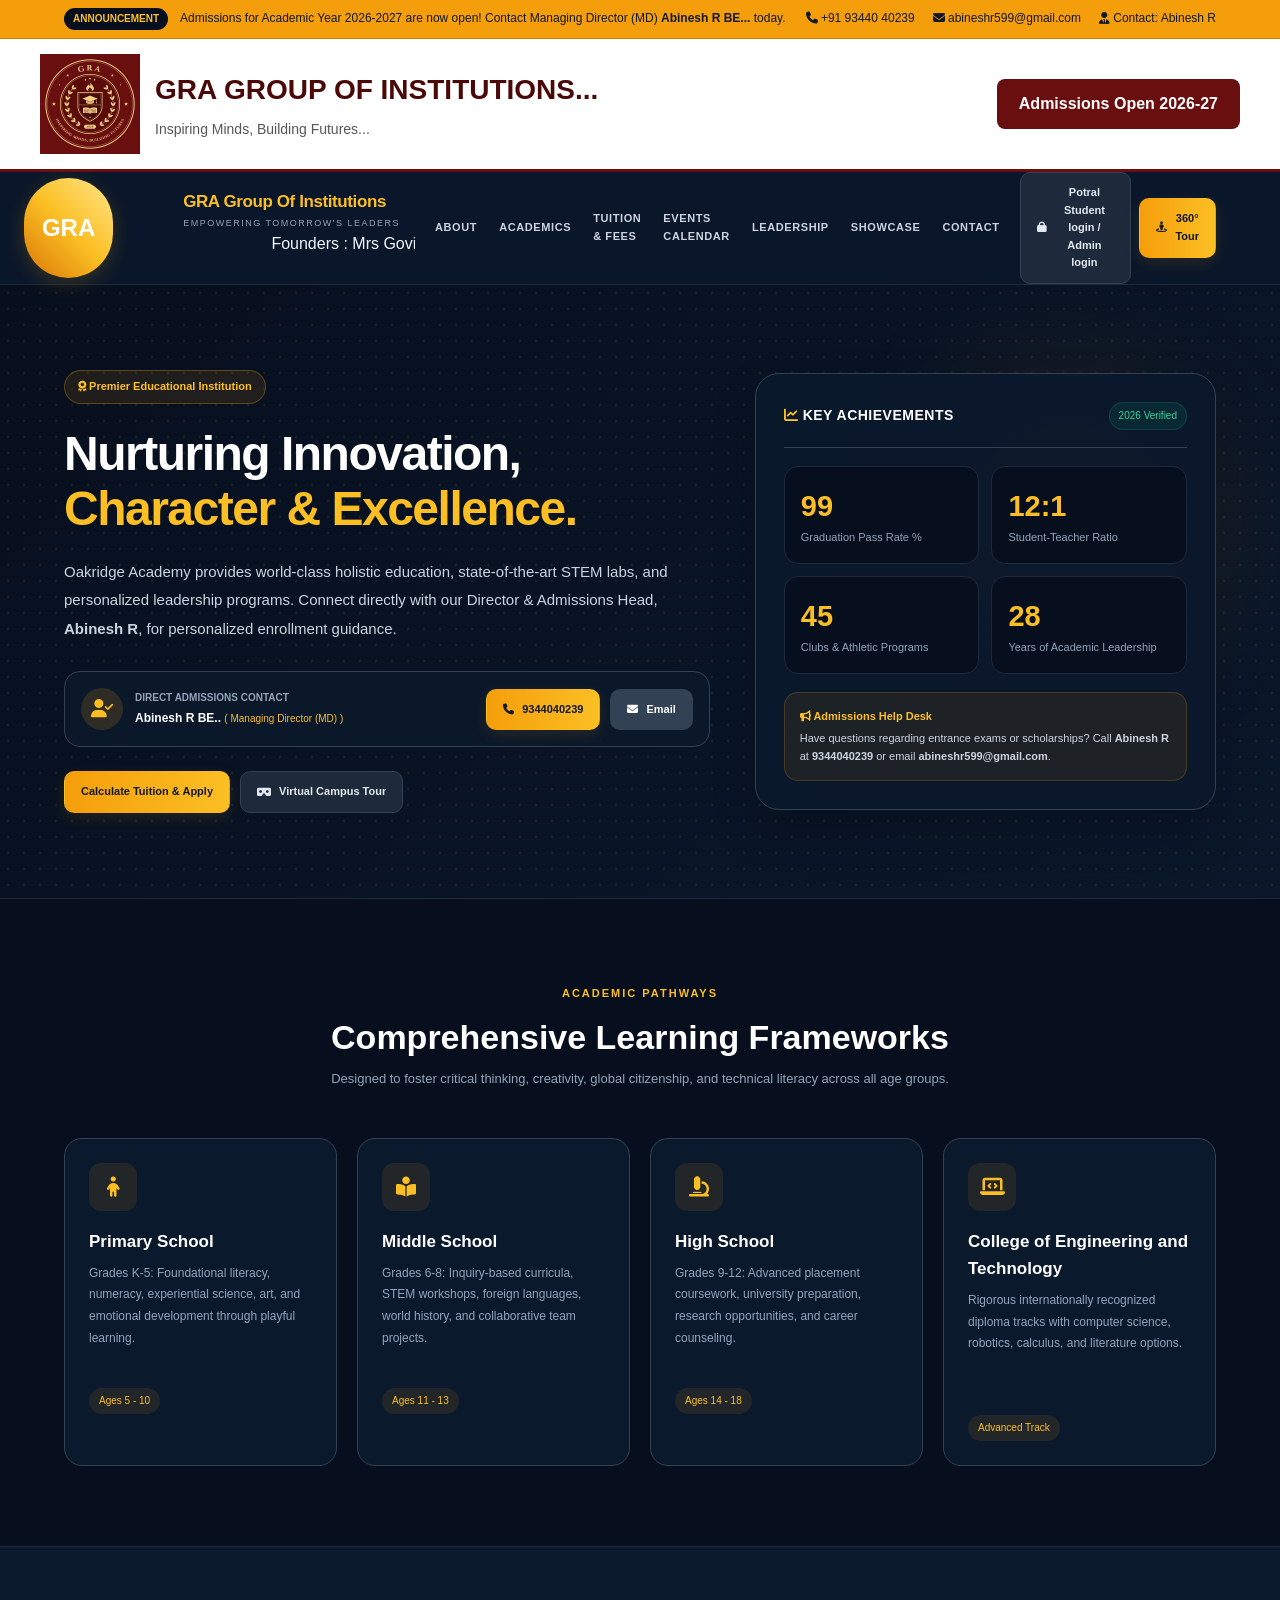
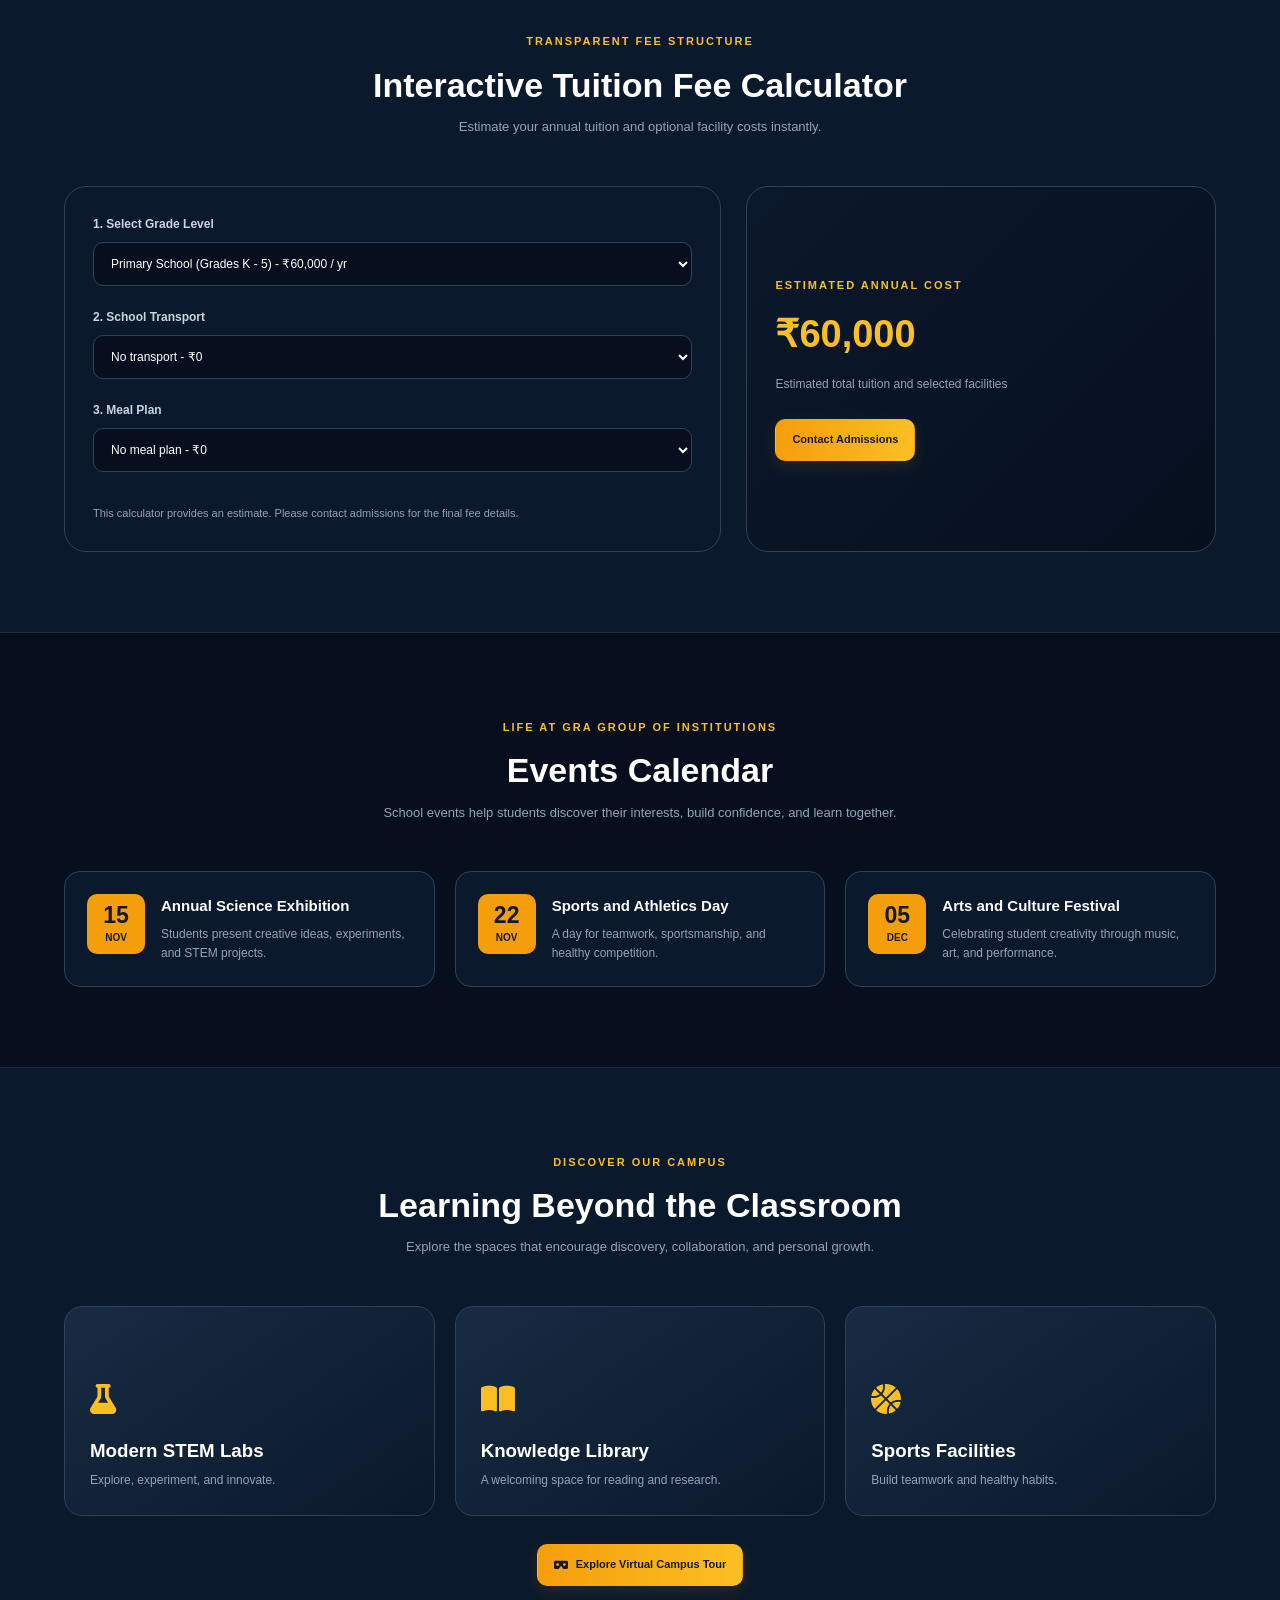
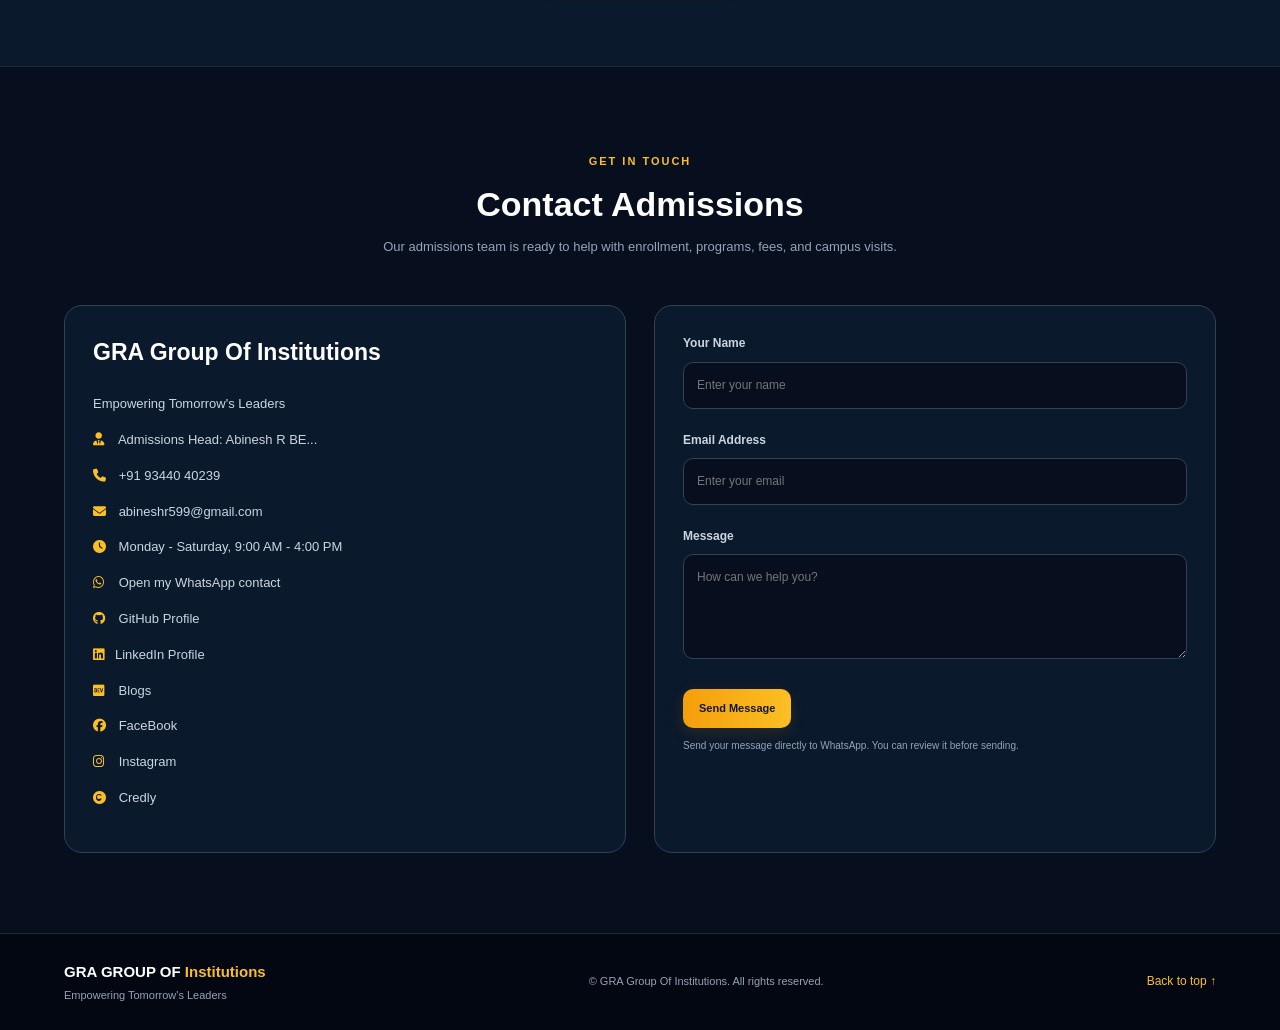
<file: index.html>
<!DOCTYPE html>
<html lang="en">
<head>
    <meta charset="UTF-8">
    <meta name="viewport" content="width=device-width, initial-scale=1.0">
    <title>GRA Group of  Institutions | Excellence in Education</title>
    <link rel="stylesheet" href="./Style.css">
    <link rel="preconnect" href="https://fonts.googleapis.com">
    <link href="https://fonts.googleapis.com/css2?family=Inter:wght@400;500;600;700;800&display=swap" rel="stylesheet">
    <link rel="stylesheet" href="https://cdnjs.cloudflare.com/ajax/libs/font-awesome/6.4.0/css/all.min.css">

    <link rel="icon" type="image/png" href="images/favicon.png">
</head>
<body>

    <!-- Announcement bar -->
    <div class="announcement">
        <div class="announcement-text">
            <span class="announcement-label">Announcement</span>
            <p>Admissions for Academic Year 2026-2027 are now open! Contact  Managing Director (MD)  <strong>Abinesh R BE...</strong> today.</p>
        </div>
        <div class="announcement-contact">
            <a href="tel:9344040239"><i class="fa-solid fa-phone"></i> +91 93440 40239</a>
            <a href="mailto:abineshr599@gmail.com"><i class="fa-solid fa-envelope"></i> abineshr599@gmail.com</a>
            <span><i class="fa-solid fa-user-tie"></i> Contact: Abinesh R</span>
        </div>
    </div>
    <!-- LOGOS bar -->

    <div class="logo-section">

    <div class="brand">
      <img src="./GRA Crest Logo.png" alt="GRA School Logo">
      <div>
        <h1>GRA GROUP OF INSTITUTIONS...</h1>
        <p>Inspiring Minds, Building Futures...</p>
      </div>
    </div>

    <a class="admission-btn" href="./Admission Form.html">Admissions Open 2026-27</a>

  </div>

    <!-- Header and navigation -->
    <header class="glass-header">
        <div class="container header-content">
            <a href="#" class="brand">
               <div class="brand-logo" id="gra">GRA</div>
                <div>  
               </div>
                <div>
                    <span class="brand-name"><span>GRA Group Of  </span><span>Institutions</span></span>
                    <span class="brand-tagline">Empowering Tomorrow's Leaders</span>

                     <Marquee> Founders : Mrs Govindasamy Rajendiran Abinesh(GRA)....</Marquee>
                </div>
            </a>

            <nav class="main-nav">
                <a href="#about">About</a>
                <a href="#academics">Academics</a>
                <a href="#calculator">Tuition &amp; Fees</a>
                <a href="#events">Events Calendar</a>
                <a href="./Leadership.html">Leadership</a>
                <a href="#showcase">Showcase</a>
                <a href="#contact">Contact</a>
            </nav>

            <div class="header-buttons">
                <button class="button button-dark" onclick="openPortalModal()">
                    <i class="fa-solid fa-lock"></i> <a href="./LoginHomepage.html">Potral  Student login / Admin login</a>
                </button>
                <button class="button button-gold tour-button" onclick="openTourModal()">
                    <i class="fa-solid fa-street-view"></i><a href="./Tour.html">360° Tour</a>
                </button>
            </div>
        </div>
    </header>

    <main>
        <!-- Hero section -->
        <section class="hero hero-gradient" id="about">
            <div class="hero-dots"></div>
            <div class="hero-glow"></div>
            <div class="container hero-layout">
                <div class="hero-text">
                    <div class="eyebrow"><i class="fa-solid fa-award"></i> Premier Educational Institution</div>
                    <h1>Nurturing Innovation, <span>Character &amp; Excellence.</span></h1>
                    <p class="hero-description">Oakridge Academy provides world-class holistic education, state-of-the-art STEM labs, and personalized leadership programs. Connect directly with our Director &amp; Admissions Head, <strong>Abinesh R</strong>, for personalized enrollment guidance.</p>

                    <div class="contact-card">
                        <div class="contact-person">
                            <div class="person-icon"><i class="fa-solid fa-user-check"></i></div>
                            <div>
                                <h4>Direct Admissions Contact</h4>
                                <p><strong>Abinesh R BE..</strong> <span>( Managing Director (MD) )</span></p>
                            </div>
                        </div>
                        <div class="contact-actions">
                            <a class="button button-gold" href="tel:9344040239"><i class="fa-solid fa-phone"></i> 9344040239</a>
                            <a class="button button-gray" href="mailto:abineshr599@gmail.com"><i class="fa-solid fa-envelope"></i> Email</a>
                        </div>
                    </div>

                    <div class="hero-actions">
                        <a href="#calculator" class="button button-gold">Calculate Tuition &amp; Apply</a>
                        <button class="button button-dark tour-button" onclick="openTourModal()"><i class="fa-solid fa-vr-cardboard"></i> <a href="./Tour.html">Virtual Campus Tour</a></button>
                    </div>
                </div>

                <div class="achievement-card">
                    <div class="card-heading">
                        <h3><i class="fa-solid fa-chart-line"></i> Key Achievements</h3>
                        <span class="verified">2026 Verified</span>
                    </div>
                    <div class="stats-grid">
                        <div class="stat-box"><span class="stat-number">99</span><span>Graduation Pass Rate %</span></div>
                        <div class="stat-box"><span class="stat-number">12:1</span><span>Student-Teacher Ratio</span></div>
                        <div class="stat-box"><span class="stat-number">45</span><span>Clubs &amp; Athletic Programs</span></div>
                        <div class="stat-box"><span class="stat-number">28</span><span>Years of Academic Leadership</span></div>
                    </div>
                    <div class="notice-box">
                        <p class="notice-title"><i class="fa-solid fa-bullhorn"></i> Admissions Help Desk</p>
                        <p>Have questions regarding entrance exams or scholarships? Call <strong>Abinesh R</strong> at <strong>9344040239</strong> or email <strong>abineshr599@gmail.com</strong>.</p>
                    </div>
                </div>
            </div>
        </section>

        <!-- Academics section -->
        <section class="section" id="academics">
            <div class="container">
                <div class="section-heading">
                    <span class="section-label">Academic Pathways</span>
                    <h2>Comprehensive Learning Frameworks</h2>
                    <p>Designed to foster critical thinking, creativity, global citizenship, and technical literacy across all age groups.</p>
                </div>
                <div class="program-grid">
                    <article class="program-card">
                        <div class="program-icon"><i class="fa-solid fa-child"></i></div>
                        <h3>Primary School</h3>
                        <p>Grades K-5: Foundational literacy, numeracy, experiential science, art, and emotional development through playful learning.</p>
                        <span class="program-tag">Ages 5 - 10</span>
                    </article>
                    <article class="program-card">
                        <div class="program-icon"><i class="fa-solid fa-book-open-reader"></i></div>
                        <h3>Middle School</h3>
                        <p>Grades 6-8: Inquiry-based curricula, STEM workshops, foreign languages, world history, and collaborative team projects.</p>
                        <span class="program-tag">Ages 11 - 13</span>
                    </article>
                    <article class="program-card">
                        <div class="program-icon"><i class="fa-solid fa-microscope"></i></div>
                        <h3>High School</h3>
                        <p>Grades 9-12: Advanced placement coursework, university preparation, research opportunities, and career counseling.</p>
                        <span class="program-tag">Ages 14 - 18</span>
                    </article>
                    <article class="program-card">
                        <div class="program-icon"><i class="fa-solid fa-laptop-code"></i></div>
                        <h3>College of Engineering and Technology</h3>
                        <p>Rigorous internationally recognized diploma tracks with computer science, robotics, calculus, and literature options.</p>
                        <span class="program-tag">Advanced Track</span>
                    </article>
                </div>
            </div>
        </section>

        <!-- Tuition calculator -->
        <section class="section section-dark" id="calculator">
            <div class="container">
                <div class="section-heading">
                    <span class="section-label">Transparent Fee Structure</span>
                    <h2>Interactive Tuition Fee Calculator</h2>
                    <p>Estimate your annual tuition and optional facility costs instantly.</p>
                </div>
                <div class="calculator-layout">
                    <div class="calculator-form">
                        <label for="calcGrade">1. Select Grade Level</label>
                        <select id="calcGrade" onchange="calculateTuition()">
                            <option value="60000">Primary School (Grades K - 5) - ₹60,000 / yr</option>
                            <option value="80000">Middle School (Grades 6 - 8) - ₹80,000 / yr</option>
                            <option value="100000">High School (Grades 9 - 10) - ₹1,00,000 / yr</option>
                            <option value="120000">Senior High / IB Track (Grades 11 - 12) - ₹1,20,000 / yr</option>
                             <option value="120000">College of Engineering - ₹2,20,000 / yr</option>
                        </select>

                        <label for="transport">2. School Transport</label>
                        <select id="transport" onchange="calculateTuition()">
                            <option value="0">No transport - ₹0</option>
                            <option value="12000">School bus - ₹12,000 / yr</option>
                        </select>

                        <label for="meals">3. Meal Plan</label>
                        <select id="meals" onchange="calculateTuition()">
                            <option value="0">No meal plan - ₹0</option>
                            <option value="10000">Meal plan - ₹10,000 / yr</option>
                        </select>
                        <p class="small-note">This calculator provides an estimate. Please contact admissions for the final fee details.</p>
                    </div>
                    <div class="fee-summary">
                        <span class="section-label">Estimated Annual Cost</span>
                        <h3 id="totalFee">₹60,000</h3>
                        <p>Estimated total tuition and selected facilities</p>
                        <a href="#contact" class="button button-gold">Contact Admissions</a>
                    </div>
                </div>
            </div>
        </section>

        <!-- Events -->
        <section class="section" id="events">
            <div class="container">
                <div class="section-heading">
                    <span class="section-label">Life at GRA Group Of Institutions</span>
                    <h2>Events Calendar</h2>
                    <p>School events help students discover their interests, build confidence, and learn together.</p>
                </div>
                <div class="event-grid">
                    <article class="event-card">
                        <div class="event-date"><strong>15</strong><span>NOV</span></div>
                        <div><h3>Annual Science Exhibition</h3><p>Students present creative ideas, experiments, and STEM projects.</p></div>
                    </article>
                    <article class="event-card">
                        <div class="event-date"><strong>22</strong><span>NOV</span></div>
                        <div><h3>Sports and Athletics Day</h3><p>A day for teamwork, sportsmanship, and healthy competition.</p></div>
                    </article>
                    <article class="event-card">
                        <div class="event-date"><strong>05</strong><span>DEC</span></div>
                        <div><h3>Arts and Culture Festival</h3><p>Celebrating student creativity through music, art, and performance.</p></div>
                    </article>
                </div>
            </div>
        </section>

        <!-- Showcase -->
        <section class="section section-dark" id="showcase">
            <div class="container">
                <div class="section-heading">
                    <span class="section-label">Discover Our Campus</span>
                    <h2>Learning Beyond the Classroom</h2>
                    <p>Explore the spaces that encourage discovery, collaboration, and personal growth.</p>
                </div>
                <div class="showcase-grid">
                    <div class="showcase-card science"><i class="fa-solid fa-flask"></i><h3>Modern STEM Labs</h3><p>Explore, experiment, and innovate.</p></div>
                    <div class="showcase-card library"><i class="fa-solid fa-book-open"></i><h3>Knowledge Library</h3><p>A welcoming space for reading and research.</p></div>
                    <div class="showcase-card sports"><i class="fa-solid fa-basketball"></i><h3>Sports Facilities</h3><p>Build teamwork and healthy habits.</p></div>
                </div>
                <div class="showcase-tour"><button class="button button-gold" onclick="openTourModal()"><i class="fa-solid fa-vr-cardboard"></i> <a href="./Tour.html">Explore Virtual Campus Tour</a> </button></div>
            </div>
        </section>

        <!-- Contact -->
        <section class="section" id="contact">
            <div class="container">
                <div class="section-heading">
                    <span class="section-label">Get in Touch</span>
                    <h2>Contact Admissions</h2>
                    <p>Our admissions team is ready to help with enrollment, programs, fees, and campus visits.</p>
                </div>
                <div class="contact-grid">
                    <div class="contact-info">
                        <h3> GRA Group Of Institutions</h3>
                        <p>Empowering Tomorrow's Leaders</p>
                        <p><i class="fa-solid fa-user-tie"></i> Admissions Head: Abinesh R BE...</p>
                        <p><i class="fa-solid fa-phone"></i> <a href="tel:9344040239">+91 93440 40239</a></p>
                        <p><i class="fa-solid fa-envelope"></i> <a href="mailto:abineshr599@gmail.com">abineshr599@gmail.com</a></p>
                        <p><i class="fa-solid fa-clock"></i> Monday - Saturday, 9:00 AM - 4:00 PM</p>
                        <p><i class="fa-brands fa-whatsapp"></i> <a href="https://wa.me/919344040239 "target="_blank"  >Open my WhatsApp contact</a></p>
                    <p><i class="fa-brands fa-github"></i><a
                    href="https://github.com/abineshrajendiran"target="_blank">
                    GitHub Profile</a></p>

                    <p><i class="fa-brands fa-linkedin"></i><a
                    href="https://www.linkedin.com/in/abinesh-rajendiran-5319ba309" target="_blank">LinkedIn Profile</a></p>

                    <p><i class="fa-brands fa-dev"></i><a
                    href="https://dev.to/@abineshrajendiran"
                    target="_blank"> Blogs </a></p>

                    <p> <i class="fa-brands fa-facebook"></i> <a href="https://www.facebook.com/share/1LWA3Yn2og/" target="_blank"> FaceBook</a></p>

                    <p> <i class="fa-brands fa-instagram"></i> <a href="https://www.instagram.com/its_me_lovely_abinesh_.r/"target="_blank"> Instagram</a></p>

                    <p><i class="fa-solid fa-copyright"></i> <a href="https://www.credly.com/users/abinesh-r.1b9000a8" target="_blank"> Credly</a></p>
                   
                
                </div>
                    <form class="contact-form" onsubmit="sendContactMessage(event)">
                        <label for="visitorName">Your Name</label>
                        <input type="text" id="visitorName" placeholder="Enter your name" required>
                        <label for="visitorEmail">Email Address</label>
                        <input type="email" id="visitorEmail" placeholder="Enter your email" required>
                        <label for="visitorMessage">Message</label>
                        <textarea id="visitorMessage" rows="4" placeholder="How can we help you?" required></textarea>
                        <button class="button button-gold" type="submit">Send Message</button>
                        <p class="form-note" id="formNote">Send your message directly to WhatsApp. You can review it before sending.</p>
                    </form>
                </div>
            </div>
        </section>
    </main>

    <footer class="footer">
        <div class="container footer-content">
            <div><strong>GRA GROUP OF <span>Institutions</span></strong><p>Empowering Tomorrow's Leaders</p></div>
            <p>&copy; GRA Group Of Institutions. All rights reserved.</p>
            <a href="#">Back to top ↑</a>
        </div>
    </footer>

    <!-- Simple popup window -->
    <div class="modal" id="siteModal">
        <div class="modal-content">
            <button class="modal-close" onclick="closeModal()" aria-label="Close">&times;</button>
            <h2 id="modalTitle">Welcome</h2>
            <p id="modalText"></p>
            <button class="button button-gold" onclick="closeModal()">Close</button>
        </div>
    </div>


    
      <script src="./index.js"></script>
</body>
</html>
</file>
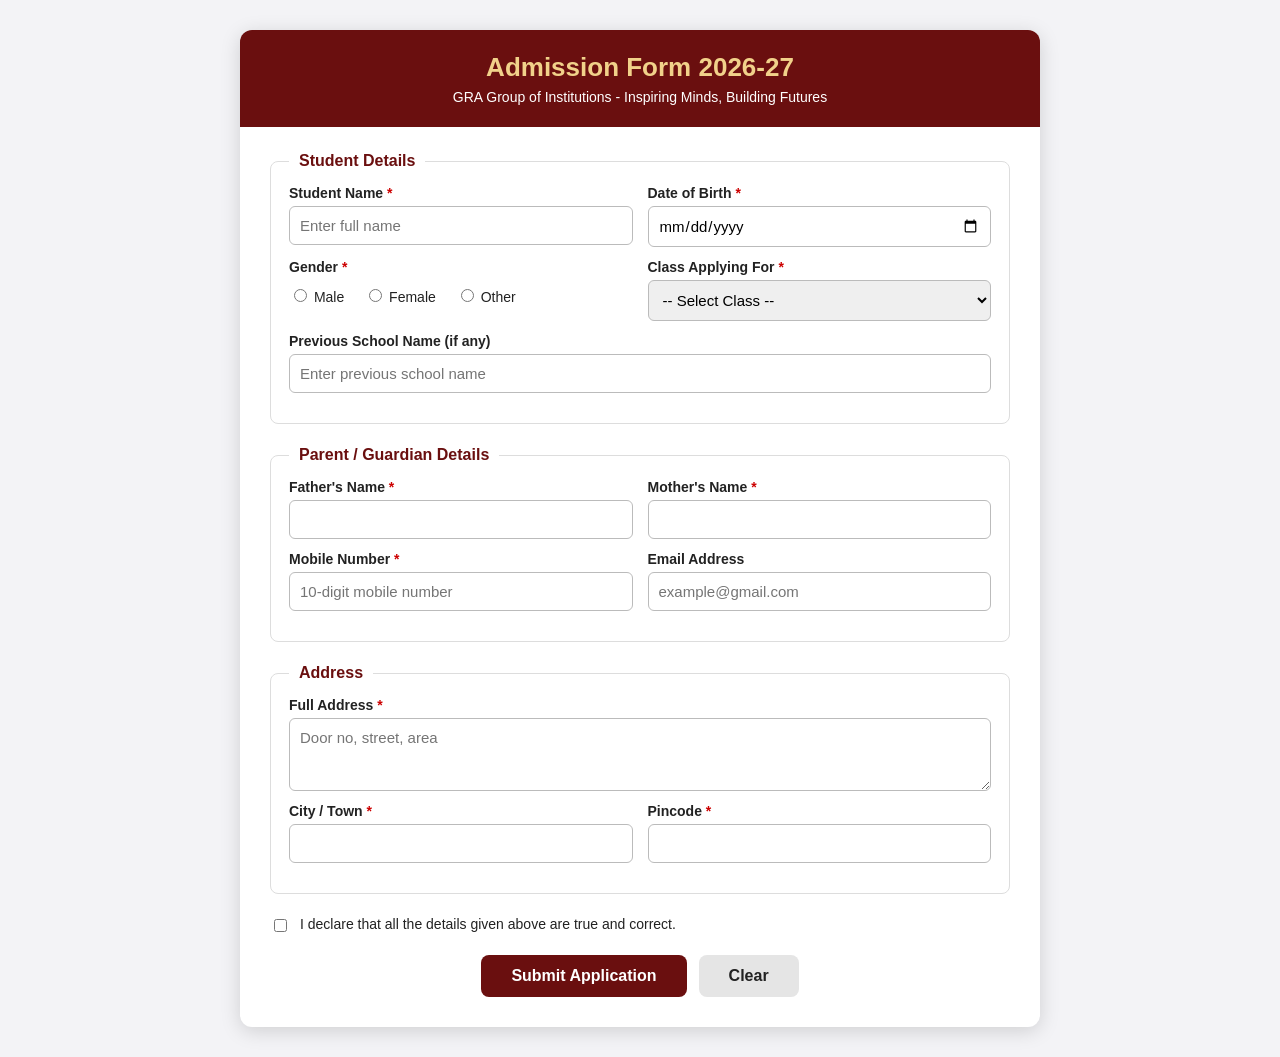
<file: Admission Form.html>
<!DOCTYPE html>
<html lang="en">
<head>
  <meta charset="UTF-8">
  <meta name="viewport" content="width=device-width, initial-scale=1.0">
  <title>Admission Form - GRA Group of Institutions</title>

  <style>
    * {
      box-sizing: border-box;
    }

    body {
      margin: 0;
      font-family: Arial, sans-serif;
      background: #f3f3f6;
      color: #222222;
    }

    .form-box {
      max-width: 800px;
      margin: 30px auto;
      background: #ffffff;
      border-radius: 12px;
      overflow: hidden;
      box-shadow: 0 4px 20px rgba(0, 0, 0, 0.15);
    }

    /* Form heading */
    .form-header {
      background: #6A0F0F;
      color: #F1D18A;
      text-align: center;
      padding: 22px 15px;
    }

    .form-header h1 {
      margin: 0;
      font-size: 26px;
    }

    .form-header p {
      margin: 6px 0 0;
      color: #ffffff;
      font-size: 14px;
    }

    form {
      padding: 25px 30px 30px;
    }

    /* Section boxes */
    fieldset {
      border: 1px solid #dddddd;
      border-radius: 8px;
      margin: 0 0 22px;
      padding: 15px 18px 18px;
    }

    legend {
      padding: 0 10px;
      font-weight: bold;
      color: #6A0F0F;
      font-size: 16px;
    }

    /* Two columns, becomes one column on mobile */
    .row {
      display: grid;
      grid-template-columns: 1fr 1fr;
      gap: 15px;
    }

    .field {
      display: flex;
      flex-direction: column;
      margin-bottom: 12px;
    }

    label {
      font-size: 14px;
      font-weight: bold;
      margin-bottom: 5px;
    }

    .star {
      color: #cc0000;
    }

    input[type="text"],
    input[type="tel"],
    input[type="email"],
    input[type="date"],
    select,
    textarea {
      padding: 10px;
      font-size: 15px;
      border: 1px solid #bbbbbb;
      border-radius: 6px;
      font-family: Arial, sans-serif;
    }

    input:focus,
    select:focus,
    textarea:focus {
      outline: 2px solid #F1D18A;
      border-color: #6A0F0F;
    }

    textarea {
      resize: vertical;
    }

    /* Gender radio buttons */
    .radio-group {
      display: flex;
      gap: 20px;
      padding-top: 6px;
    }

    .radio-group label {
      font-weight: normal;
      margin: 0;
    }

    /* Declaration */
    .declaration {
      display: flex;
      gap: 10px;
      align-items: flex-start;
      font-size: 14px;
      margin-bottom: 20px;
    }

    .declaration label {
      font-weight: normal;
      margin: 0;
    }

    /* Buttons */
    .buttons {
      display: flex;
      gap: 12px;
      justify-content: center;
    }

    button {
      padding: 12px 30px;
      font-size: 16px;
      font-weight: bold;
      border: none;
      border-radius: 8px;
      cursor: pointer;
    }

    .submit-btn {
      background: #6A0F0F;
      color: #ffffff;
    }

    .submit-btn:hover {
      background: #4A0808;
    }

    .reset-btn {
      background: #e5e5e5;
      color: #222222;
    }

    .reset-btn:hover {
      background: #d0d0d0;
    }

    /* Success message (hidden until the form is submitted) */
    .success-box {
      display: none;
      text-align: center;
      padding: 40px 25px 45px;
    }

    .success-box.show {
      display: block;
    }

    .tick {
      width: 80px;
      height: 80px;
      margin: 0 auto 18px;
      border-radius: 50%;
      background: #1e8e3e;
      color: #ffffff;
      font-size: 46px;
      line-height: 80px;
    }

    .success-box h2 {
      margin: 0 0 8px;
      color: #1e8e3e;
    }

    .status-table {
      margin: 22px auto 25px;
      border-collapse: collapse;
      width: 100%;
      max-width: 420px;
      text-align: left;
    }

    .status-table td {
      padding: 10px 12px;
      border-bottom: 1px solid #e3e3e3;
      font-size: 15px;
    }

    .status-table td:first-child {
      font-weight: bold;
      color: #6A0F0F;
      width: 45%;
    }

    .status-ok {
      color: #1e8e3e;
      font-weight: bold;
    }

    /* Mobile */
    @media (max-width: 600px) {
      .row {
        grid-template-columns: 1fr;
        gap: 0;
      }

      form {
        padding: 18px 15px 24px;
      }
    }
  </style>
</head>
<body>

  <div class="form-box">

    <div class="form-header">
      <h1>Admission Form 2026-27</h1>
      <p>GRA Group of Institutions - Inspiring Minds, Building Futures</p>
    </div>

    <form id="admissionForm">

      <!-- 1. Student details -->
      <fieldset>
        <legend>Student Details</legend>

        <div class="row">
          <div class="field">
            <label for="student-name">Student Name <span class="star">*</span></label>
            <input type="text" id="student-name" name="Student Name" placeholder="Enter full name" required>
          </div>

          <div class="field">
            <label for="dob">Date of Birth <span class="star">*</span></label>
            <input type="date" id="dob" name="Date of Birth" required>
          </div>
        </div>

        <div class="row">
          <div class="field">
            <label>Gender <span class="star">*</span></label>
            <div class="radio-group">
              <label><input type="radio" name="Gender" value="Male" required> Male</label>
              <label><input type="radio" name="Gender" value="Female"> Female</label>
              <label><input type="radio" name="Gender" value="Other"> Other</label>
            </div>
          </div>

          <div class="field">
            <label for="class-applied">Class Applying For <span class="star">*</span></label>
            <select id="class-applied" name="Class Applying For" required>
              <option value="">-- Select Class --</option>
              <option>LKG</option>
              <option>UKG</option>
              <option>Class 1</option>
              <option>Class 2</option>
              <option>Class 3</option>
              <option>Class 4</option>
              <option>Class 5</option>
              <option>Class 6</option>
              <option>Class 7</option>
              <option>Class 8</option>
              <option>Class 9</option>
              <option>Class 10</option>
              <option>Class 11</option>
              <option>Class 12</option>
              <option>Higher Education</option>
            </select>
          </div>
        </div>

        <!-- Shown only when "Higher Education" is selected -->
        <div class="row" id="higherBox" style="display: none;">
          <div class="field">
            <label for="degree">Degree <span class="star">*</span></label>
            <select id="degree" name="Degree">
              <option value="">-- Select Degree --</option>
              <option value="B.E.">B.E.</option>
              <option value="B.Tech">B.Tech</option>
            </select>
          </div>

          <div class="field">
            <label for="specialization">Specialization <span class="star">*</span></label>
            <select id="specialization" name="Specialization">
              <option value="">-- Select Specialization --</option>
            </select>
          </div>
        </div>

        <div class="field">
          <label for="previous-school">Previous School Name (if any)</label>
          <input type="text" id="previous-school" name="Previous School" placeholder="Enter previous school name">
        </div>
      </fieldset>

      <!-- 2. Parent details -->
      <fieldset>
        <legend>Parent / Guardian Details</legend>

        <div class="row">
          <div class="field">
            <label for="father-name">Father's Name <span class="star">*</span></label>
            <input type="text" id="father-name" name="Father Name" required>
          </div>

          <div class="field">
            <label for="mother-name">Mother's Name <span class="star">*</span></label>
            <input type="text" id="mother-name" name="Mother Name" required>
          </div>
        </div>

        <div class="row">
          <div class="field">
            <label for="phone">Mobile Number <span class="star">*</span></label>
            <input type="tel" id="phone" name="Mobile Number" placeholder="10-digit mobile number"
                   pattern="[0-9]{10}" maxlength="10" required>
          </div>

          <div class="field">
            <label for="email">Email Address</label>
            <input type="email" id="email" name="Email" placeholder="example@gmail.com">
          </div>
        </div>
      </fieldset>

      <!-- 3. Address -->
      <fieldset>
        <legend>Address</legend>

        <div class="field">
          <label for="address">Full Address <span class="star">*</span></label>
          <textarea id="address" name="Address" rows="3" placeholder="Door no, street, area" required></textarea>
        </div>

        <div class="row">
          <div class="field">
            <label for="city">City / Town <span class="star">*</span></label>
            <input type="text" id="city" name="City" required>
          </div>

          <div class="field">
            <label for="pincode">Pincode <span class="star">*</span></label>
            <input type="text" id="pincode" name="Pincode" pattern="[0-9]{6}" maxlength="6" required>
          </div>
        </div>
      </fieldset>

      <!-- Declaration -->
      <div class="declaration">
        <input type="checkbox" id="agree" name="Declaration" value="Agreed" required>
        <label for="agree">I declare that all the details given above are true and correct.</label>
      </div>

      <div class="buttons">
        <button type="submit" class="submit-btn">Submit Application</button>
        <button type="reset" class="reset-btn">Clear</button>
      </div>

    </form>

    <!-- Success message: shown after the form is submitted -->
    <div class="success-box" id="successBox">
      <div class="tick">&#10003;</div>
      <h2>Application Submitted Successfully!</h2>
      <p>Thank you. Your application has been received.</p>

      <table class="status-table">
        <tr>
          <td>Application No.</td>
          <td id="appNumber"></td>
        </tr>
        <tr>
          <td>Student Name</td>
          <td id="showName"></td>
        </tr>
        <tr>
          <td>Class Applied</td>
          <td id="showClass"></td>
        </tr>
        <tr>
          <td>Status</td>
          <td class="status-ok">Completed</td>
        </tr>
      </table>

      <button type="button" class="submit-btn" id="newApplication">Submit Another Application</button>
    </div>

  </div>

  <script>
    // Get the elements we need
    var form = document.getElementById("admissionForm");
    var successBox = document.getElementById("successBox");

    var classSelect = document.getElementById("class-applied");
    var higherBox = document.getElementById("higherBox");
    var degreeSelect = document.getElementById("degree");
    var specSelect = document.getElementById("specialization");

    // Specializations for each degree (change these names as you like)
    var specializations = {
      "B.E.": ["CSE", "ECE", "CIVIL", "MECH", "CSE (Embedded System and IoT)"],
      "B.Tech": ["IT", "AIDS", "AIML"]
    };

    // Fill the Specialization dropdown based on the selected degree
    function fillSpecializations() {
      specSelect.innerHTML = '<option value="">-- Select Specialization --</option>';
      var list = specializations[degreeSelect.value] || [];

      for (var i = 0; i < list.length; i++) {
        var option = document.createElement("option");
        option.value = list[i];
        option.textContent = list[i];
        specSelect.appendChild(option);
      }

      specSelect.disabled = list.length === 0;
    }

    // Show or hide the Degree dropdown
    function updateHigherBox() {
      if (classSelect.value === "Higher Education") {
        higherBox.style.display = "";
        degreeSelect.required = true;
        specSelect.required = true;
      } else {
        higherBox.style.display = "none";
        degreeSelect.required = false;
        specSelect.required = false;
        degreeSelect.value = "";
        fillSpecializations();
      }
    }

    classSelect.addEventListener("change", updateHigherBox);
    degreeSelect.addEventListener("change", fillSpecializations);
    fillSpecializations();

    // When the form is submitted
    form.addEventListener("submit", function (event) {
      event.preventDefault(); // stop the page from reloading

      // Read the values typed by the user
      var name = document.getElementById("student-name").value;
      var className = classSelect.value;

      // For Higher Education, also show the degree and specialization
      if (className === "Higher Education") {
        className = "Higher Education - " + degreeSelect.value + " - " + specSelect.value;
      }

      // Make a simple application number, e.g. GRA2026-4821
      var number = "GRA2026-" + Math.floor(1000 + Math.random() * 9000);

      // Put the values into the success message
      document.getElementById("appNumber").textContent = number;
      document.getElementById("showName").textContent = name;
      document.getElementById("showClass").textContent = className;

      // Hide the form and show the success message
      form.style.display = "none";
      successBox.classList.add("show");
      window.scrollTo(0, 0);
    });

    // "Submit Another Application" button
    document.getElementById("newApplication").addEventListener("click", function () {
      form.reset();
      updateHigherBox();
      successBox.classList.remove("show");
      form.style.display = "block";
    });
  </script>

</body>
</html>
</file>
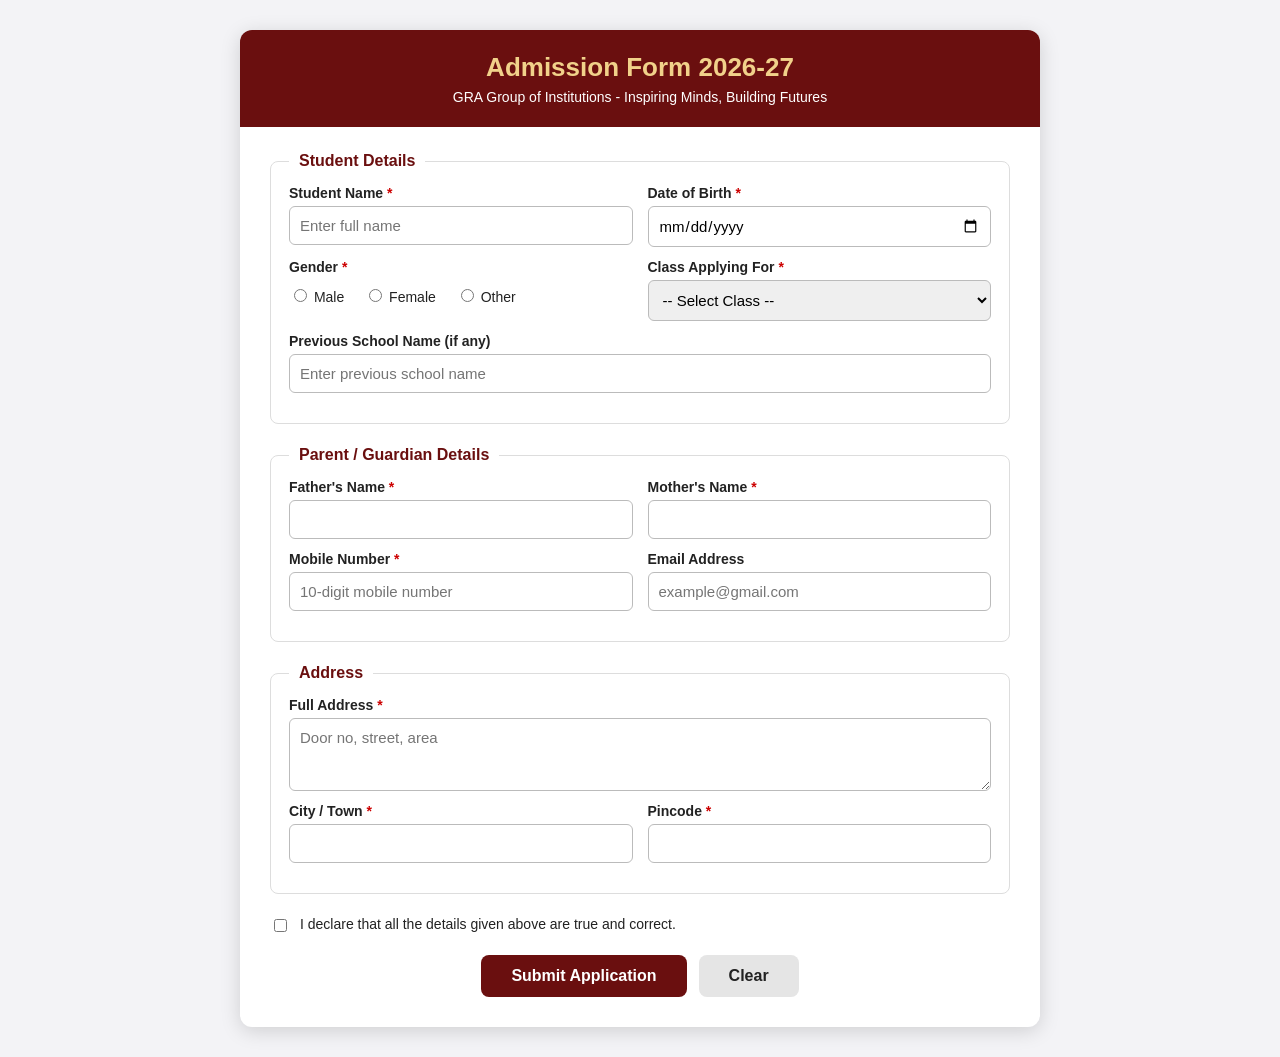
<file: apply.html>
<!DOCTYPE html>
<html lang="en">
<head>
  <meta charset="UTF-8">
  <meta name="viewport" content="width=device-width, initial-scale=1.0">
  <title>Admission Form - GRA Group of Institutions</title>

  <style>
    * { box-sizing: border-box; }
    body { margin: 0; font-family: Arial, sans-serif; background: #f3f3f6; color: #222222; }
    .form-box { max-width: 800px; margin: 30px auto; background: #ffffff; border-radius: 12px; overflow: hidden; box-shadow: 0 4px 20px rgba(0,0,0,0.15); }
    .form-header { background: #6A0F0F; color: #F1D18A; text-align: center; padding: 22px 15px; }
    .form-header h1 { margin: 0; font-size: 26px; }
    .form-header p { margin: 6px 0 0; color: #ffffff; font-size: 14px; }
    form { padding: 25px 30px 30px; }
    fieldset { border: 1px solid #dddddd; border-radius: 8px; margin: 0 0 22px; padding: 15px 18px 18px; }
    legend { padding: 0 10px; font-weight: bold; color: #6A0F0F; font-size: 16px; }
    .row { display: grid; grid-template-columns: 1fr 1fr; gap: 15px; }
    .field { display: flex; flex-direction: column; margin-bottom: 12px; }
    label { font-size: 14px; font-weight: bold; margin-bottom: 5px; }
    .star { color: #cc0000; }
    input[type="text"], input[type="tel"], input[type="email"], input[type="date"], select, textarea {
      padding: 10px; font-size: 15px; border: 1px solid #bbbbbb; border-radius: 6px; font-family: Arial, sans-serif;
    }
    input:focus, select:focus, textarea:focus { outline: 2px solid #F1D18A; border-color: #6A0F0F; }
    textarea { resize: vertical; }
    .radio-group { display: flex; gap: 20px; padding-top: 6px; }
    .radio-group label { font-weight: normal; margin: 0; }
    .declaration { display: flex; gap: 10px; align-items: flex-start; font-size: 14px; margin-bottom: 20px; }
    .declaration label { font-weight: normal; margin: 0; }
    .buttons { display: flex; gap: 12px; justify-content: center; }
    button { padding: 12px 30px; font-size: 16px; font-weight: bold; border: none; border-radius: 8px; cursor: pointer; }
    .submit-btn { background: #6A0F0F; color: #ffffff; }
    .submit-btn:hover { background: #4A0808; }
    .reset-btn { background: #e5e5e5; color: #222222; }
    .reset-btn:hover { background: #d0d0d0; }
    .success-box { display: none; text-align: center; padding: 40px 25px 45px; }
    .success-box.show { display: block; }
    .tick { width: 80px; height: 80px; margin: 0 auto 18px; border-radius: 50%; background: #1e8e3e; color: #ffffff; font-size: 46px; line-height: 80px; }
    .success-box h2 { margin: 0 0 8px; color: #1e8e3e; }
    .status-table { margin: 22px auto 25px; border-collapse: collapse; width: 100%; max-width: 460px; text-align: left; }
    .status-table td { padding: 10px 12px; border-bottom: 1px solid #e3e3e3; font-size: 15px; }
    .status-table td:first-child { font-weight: bold; color: #6A0F0F; width: 42%; }
    .status-wait { color: #b36b00; font-weight: bold; }
    .note { background: #faf3e3; border-left: 4px solid #F1D18A; padding: 10px 14px; font-size: 14px; max-width: 460px; margin: 0 auto 22px; text-align: left; }
    .links { margin-top: 14px; }
    .links a { color: #6A0F0F; font-weight: bold; }
    @media (max-width: 600px) {
      .row { grid-template-columns: 1fr; gap: 0; }
      form { padding: 18px 15px 24px; }
    }
  </style>
</head>
<body>

  <div class="form-box">

    <div class="form-header">
      <h1>Admission Form 2026-27</h1>
      <p>GRA Group of Institutions - Inspiring Minds, Building Futures</p>
    </div>

    <form id="admissionForm">

      <fieldset>
        <legend>Student Details</legend>

        <div class="row">
          <div class="field">
            <label for="student-name">Student Name <span class="star">*</span></label>
            <input type="text" id="student-name" name="Student Name" placeholder="Enter full name" required>
          </div>
          <div class="field">
            <label for="dob">Date of Birth <span class="star">*</span></label>
            <input type="date" id="dob" name="Date of Birth" required>
          </div>
        </div>

        <div class="row">
          <div class="field">
            <label>Gender <span class="star">*</span></label>
            <div class="radio-group">
              <label><input type="radio" name="Gender" value="Male" required> Male</label>
              <label><input type="radio" name="Gender" value="Female"> Female</label>
              <label><input type="radio" name="Gender" value="Other"> Other</label>
            </div>
          </div>
          <div class="field">
            <label for="class-applied">Class Applying For <span class="star">*</span></label>
            <select id="class-applied" name="Class Applying For" required>
              <option value="">-- Select Class --</option>
              <option>LKG</option>
              <option>UKG</option>
              <option>Class 1</option>
              <option>Class 2</option>
              <option>Class 3</option>
              <option>Class 4</option>
              <option>Class 5</option>
              <option>Class 6</option>
              <option>Class 7</option>
              <option>Class 8</option>
              <option>Class 9</option>
              <option>Class 10</option>
              <option>Class 11</option>
              <option>Class 12</option>
              <option>Higher Education</option>
            </select>
          </div>
        </div>

        <div class="row" id="higherBox" style="display: none;">
          <div class="field">
            <label for="degree">Degree <span class="star">*</span></label>
            <select id="degree" name="Degree">
              <option value="">-- Select Degree --</option>
              <option value="B.E.">B.E.</option>
              <option value="B.Tech">B.Tech</option>
            </select>
          </div>
          <div class="field">
            <label for="specialization">Specialization <span class="star">*</span></label>
            <select id="specialization" name="Specialization">
              <option value="">-- Select Specialization --</option>
            </select>
          </div>
        </div>

        <div class="field">
          <label for="previous-school">Previous School Name (if any)</label>
          <input type="text" id="previous-school" name="Previous School" placeholder="Enter previous school name">
        </div>
      </fieldset>

      <fieldset>
        <legend>Parent / Guardian Details</legend>

        <div class="row">
          <div class="field">
            <label for="father-name">Father's Name <span class="star">*</span></label>
            <input type="text" id="father-name" name="Father Name" required>
          </div>
          <div class="field">
            <label for="mother-name">Mother's Name <span class="star">*</span></label>
            <input type="text" id="mother-name" name="Mother Name" required>
          </div>
        </div>

        <div class="row">
          <div class="field">
            <label for="phone">Mobile Number <span class="star">*</span></label>
            <input type="tel" id="phone" name="Mobile Number" placeholder="10-digit mobile number" pattern="[0-9]{10}" maxlength="10" required>
          </div>
          <div class="field">
            <label for="email">Email Address</label>
            <input type="email" id="email" name="Email" placeholder="example@gmail.com">
          </div>
        </div>
      </fieldset>

      <fieldset>
        <legend>Address</legend>

        <div class="field">
          <label for="address">Full Address <span class="star">*</span></label>
          <textarea id="address" name="Address" rows="3" placeholder="Door no, street, area" required></textarea>
        </div>

        <div class="row">
          <div class="field">
            <label for="city">City / Town <span class="star">*</span></label>
            <input type="text" id="city" name="City" required>
          </div>
          <div class="field">
            <label for="pincode">Pincode <span class="star">*</span></label>
            <input type="text" id="pincode" name="Pincode" pattern="[0-9]{6}" maxlength="6" required>
          </div>
        </div>
      </fieldset>

      <div class="declaration">
        <input type="checkbox" id="agree" name="Declaration" value="Agreed" required>
        <label for="agree">I declare that all the details given above are true and correct.</label>
      </div>

      <div class="buttons">
        <button type="submit" class="submit-btn">Submit Application</button>
        <button type="reset" class="reset-btn">Clear</button>
      </div>

    </form>

    <div class="success-box" id="successBox">
      <div class="tick">&#10003;</div>
      <h2>Application Submitted Successfully!</h2>
      <p>Thank you. Your application has been received.</p>

      <table class="status-table">
        <tr><td>Application No.</td><td id="appNumber"></td></tr>
        <tr><td>Student Name</td><td id="showName"></td></tr>
        <tr><td>Class Applied</td><td id="showClass"></td></tr>
        <tr><td>Login Password</td><td id="showPassword"></td></tr>
        <tr><td>Status</td><td class="status-wait">Pending approval</td></tr>
      </table>

      <div class="note">
        Please note your <b>Application No.</b> and <b>Password</b>. After the admin approves your
        application, login with them to see your student home page.
      </div>

      <button type="button" class="submit-btn" id="newApplication">Submit Another Application</button>
      <div class="links"><a href="./login1.html">Go to Login</a></div>
    </div>

  </div>

  <script src="./Auth.js"></script>
  <script>
    var STORAGE_KEY = "gra_applications";

    var form = document.getElementById("admissionForm");
    var successBox = document.getElementById("successBox");

    var classSelect = document.getElementById("class-applied");
    var higherBox = document.getElementById("higherBox");
    var degreeSelect = document.getElementById("degree");
    var specSelect = document.getElementById("specialization");

    var specializations = {
      "B.E.": ["CSE", "ECE", "CIVIL", "MECH", "CSE (Embedded System and IoT)"],
      "B.Tech": ["IT", "AIDS", "AIML"]
    };

    function fillSpecializations() {
      specSelect.innerHTML = '<option value="">-- Select Specialization --</option>';
      var list = specializations[degreeSelect.value] || [];
      for (var i = 0; i < list.length; i++) {
        var option = document.createElement("option");
        option.value = list[i];
        option.textContent = list[i];
        specSelect.appendChild(option);
      }
      specSelect.disabled = list.length === 0;
    }

    function updateHigherBox() {
      if (classSelect.value === "Higher Education") {
        higherBox.style.display = "";
        degreeSelect.required = true;
        specSelect.required = true;
      } else {
        higherBox.style.display = "none";
        degreeSelect.required = false;
        specSelect.required = false;
        degreeSelect.value = "";
        fillSpecializations();
      }
    }

    classSelect.addEventListener("change", updateHigherBox);
    degreeSelect.addEventListener("change", fillSpecializations);
    fillSpecializations();

    // When the form is submitted: SAVE the application, then show the success box
    form.addEventListener("submit", function (event) {
      event.preventDefault();

      var list = [];
      try { list = JSON.parse(localStorage.getItem(STORAGE_KEY) || "[]"); } catch (x) {}

      var data = {};
      new FormData(form).forEach(function (value, key) { data[key] = value; });

      var number;
      do {
        number = "GRA2026-" + Math.floor(1000 + Math.random() * 9000);
      } while (list.some(function (a) { return a.applicationNo === number; }));

      data.applicationNo = number;
      data.status = "Pending";
      data.submittedAt = new Date().toISOString();

      list.push(data);
      localStorage.setItem(STORAGE_KEY, JSON.stringify(list));

      var className = data["Class Applying For"];
      if (className === "Higher Education") {
        className = "Higher Education - " + data["Degree"] + " - " + data["Specialization"];
      }

      document.getElementById("appNumber").textContent = number;
      document.getElementById("showName").textContent = data["Student Name"];
      document.getElementById("showClass").textContent = className;
      document.getElementById("showPassword").textContent = makePassword(data["Student Name"], data["Date of Birth"]);

      form.style.display = "none";
      successBox.classList.add("show");
      window.scrollTo(0, 0);
    });

    document.getElementById("newApplication").addEventListener("click", function () {
      form.reset();
      updateHigherBox();
      successBox.classList.remove("show");
      form.style.display = "block";
    });
  </script>

</body>
</html>
</file>
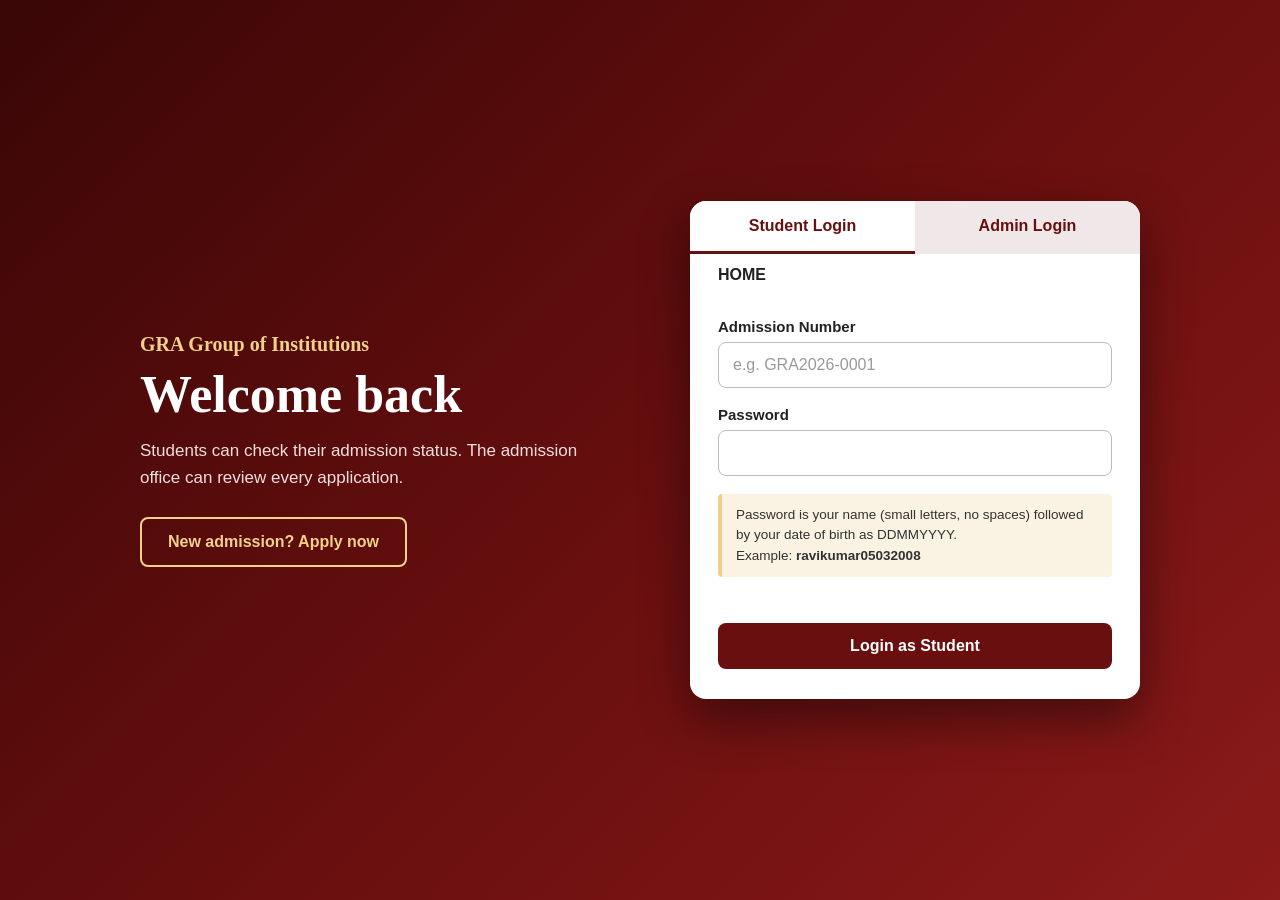
<file: Login.html>
<!DOCTYPE html>
<html lang="en">
<head>
  <meta charset="UTF-8">
  <meta name="viewport" content="width=device-width, initial-scale=1.0">
  <title>Login - GRA Group of Institutions</title>
  <style>
    /* login.css - styling for login.html (pure CSS, no JavaScript) */

* {
  box-sizing: border-box;
}

body.auth-page {
  margin: 0;
  min-height: 100vh;
  font-family: Arial, sans-serif;
  color: #ffffff;
  background: linear-gradient(135deg, #3a0606 0%, #6A0F0F 55%, #8b1a1a 100%);
  display: flex;
  align-items: center;
  justify-content: center;
  padding: 30px 20px;
}

/* Two columns: brand on the left, card on the right */
.auth-wrap {
  width: 100%;
  max-width: 1000px;
  display: grid;
  grid-template-columns: 1fr 450px;
  gap: 60px;
  align-items: center;
}

/* ===== Left side ===== */
.auth-brand .brand-link {
  display: inline-block;
  color: #F1D18A;
  font-family: Georgia, "Times New Roman", serif;
  font-size: 20px;
  font-weight: bold;
  text-decoration: none;
  margin-bottom: 10px;
}

.auth-brand .brand-link:hover {
  text-decoration: underline;
}

.auth-brand h1 {
  margin: 0 0 14px;
  font-family: Georgia, "Times New Roman", serif;
  font-size: 52px;
  line-height: 1.1;
  color: #ffffff;
}

.auth-brand p {
  margin: 0 0 26px;
  font-size: 17px;
  line-height: 1.6;
  color: #f3dede;
  max-width: 460px;
}

.ghost-btn {
  display: inline-block;
  padding: 14px 26px;
  border: 2px solid #F1D18A;
  border-radius: 8px;
  color: #F1D18A;
  font-weight: bold;
  font-size: 16px;
  text-decoration: none;
  transition: background 0.2s, color 0.2s;
}

.ghost-btn:hover {
  background: #F1D18A;
  color: #6A0F0F;
}

/* ===== Login card ===== */
.auth-card {
  background: #ffffff;
  color: #222222;
  border-radius: 16px;
  overflow: hidden;
  box-shadow: 0 20px 50px rgba(0, 0, 0, 0.45);
}

/* Tabs */
.tabs {
  display: flex;
  flex-wrap: wrap;
}

.tab {
  flex: 1 1 50%;
  padding: 16px 10px;
  border: none;
  border-bottom: 3px solid transparent;
  background: #f0e8e8;
  color: #6A0F0F;
  font-size: 16px;
  font-weight: bold;
  cursor: pointer;
  transition: background 0.2s;
}

.tab:hover {
  background: #e8dcdc;
}

.tab.active {
  background: #ffffff;
  border-bottom-color: #6A0F0F;
}

/* HOME button on its own row under the tabs */
.tabs > a {
  flex: 0 0 100%;
  text-decoration: none;
}

.tabs .home {
  width: 100%;
  padding: 12px 28px;
  border: none;
  background: #ffffff;
  color: #222222;
  font-size: 16px;
  font-weight: bold;
  text-align: left;
  cursor: pointer;
}

.tabs .home:hover {
  color: #6A0F0F;
  text-decoration: underline;
}

/* Forms */
.auth-form {
  padding: 22px 28px 30px;
}

.auth-form .field {
  display: flex;
  flex-direction: column;
  margin-bottom: 18px;
}

.auth-form label {
  font-size: 15px;
  font-weight: bold;
  color: #222222;
  margin-bottom: 7px;
}

.auth-form input[type="text"],
.auth-form input[type="password"] {
  width: 100%;
  padding: 13px 14px;
  font-size: 16px;
  font-family: Arial, sans-serif;
  color: #222222;
  background: #ffffff;
  border: 1px solid #bbbbbb;
  border-radius: 8px;
}

.auth-form input:focus {
  outline: none;
  border-color: #6A0F0F;
  box-shadow: 0 0 0 3px rgba(241, 209, 138, 0.7);
}

.auth-form input::placeholder {
  color: #999999;
}

/* Password hint */
.hint-box {
  margin: 0 0 14px;
  padding: 11px 14px;
  background: #faf3e3;
  border-left: 4px solid #F1D18A;
  border-radius: 4px;
  font-size: 13.5px;
  line-height: 1.5;
  color: #333333;
}

/* Error message (empty until a login fails) */
.error-text {
  margin: 0 0 14px;
  min-height: 18px;
  font-size: 14px;
  color: #cc0000;
}

/* Login button */
.submit-btn {
  padding: 14px 30px;
  border: none;
  border-radius: 8px;
  background: #6A0F0F;
  color: #ffffff;
  font-size: 16px;
  font-weight: bold;
  cursor: pointer;
  transition: background 0.2s;
}

.submit-btn:hover {
  background: #4A0808;
}

.submit-btn.full {
  width: 100%;
}

/* ===== Tablet and mobile ===== */
@media (max-width: 900px) {
  .auth-wrap {
    grid-template-columns: 1fr;
    gap: 30px;
    max-width: 480px;
  }

  .auth-brand h1 {
    font-size: 38px;
  }

  .auth-brand p {
    font-size: 15px;
  }
}

@media (max-width: 480px) {
  body.auth-page {
    padding: 20px 12px;
  }

  .auth-form {
    padding: 18px 18px 24px;
  }

  .tabs .home {
    padding: 12px 18px;
  }
}
  </style>
</head>
<body class="auth-page">

  <div class="auth-wrap">

    <div class="auth-brand">
      <a class="brand-link" href="./Index1.html">GRA Group of Institutions</a>
      <h1>Welcome back</h1>
      <p>Students can check their admission status. The admission office can review every application.</p>
      <a class="ghost-btn" href="./apply.html">New admission? Apply now</a>
    </div>

    <div class="auth-card">
      <div class="tabs">
        <button type="button" class="tab active" id="tabStudent">Student Login</button>
        <button type="button" class="tab" id="tabAdmin">Admin Login</button>
        <a href="./index.html"><button type="button" class="home" id="tabHome">HOME</button></a>
      </div>

      <!-- Student -->
      <form id="studentForm" class="auth-form">
        <div class="field">
          <label for="appNo">Admission Number</label>
          <input type="text" id="appNo" placeholder="e.g. GRA2026-0001" autocomplete="off" required>
        </div>
        <div class="field">
          <label for="studentPass">Password</label>
          <input type="password" id="studentPass" autocomplete="off" required>
        </div>
        <p class="hint-box">Password is your name (small letters, no spaces) followed by your date of birth as DDMMYYYY.<br>Example: <b>ravikumar05032008</b></p>
        <p class="error-text" id="studentError"></p>
        <button type="submit" class="submit-btn full">Login as Student</button>
      </form>

      <!-- Admin -->
      <form id="adminForm" class="auth-form" style="display:none;">
        <div class="field">
          <label for="adminUser">Username</label>
          <input type="text" id="adminUser" autocomplete="username" required>
        </div>
        <div class="field">
          <label for="adminPass">Password</label>
          <input type="password" id="adminPass" autocomplete="current-password" required>
        </div>
        <p class="error-text" id="adminError"></p>
        <button type="submit" class="submit-btn full">Login as Admin</button>
      </form>
    </div>

  </div>

  <script src="./Auth.js"></script>
  <script>
    // NOTE: a login checked inside the page is only a basic lock. Real security needs a server.
    var ADMIN_USER = "Abinesh R";
    var ADMIN_PASS = "Abinesh@2005";
    var STORAGE_KEY = "gra_applications";

    // Already logged in? Go to the right page.
    if (sessionStorage.getItem("gra_admin") === "yes") location.href = "admin.html";
    if (sessionStorage.getItem("gra_student")) location.href = "student.html";

    var tabStudent = document.getElementById("tabStudent");
    var tabAdmin = document.getElementById("tabAdmin");
    var studentForm = document.getElementById("studentForm");
    var adminForm = document.getElementById("adminForm");

    function showTab(admin) {
      tabAdmin.classList.toggle("active", admin);
      tabStudent.classList.toggle("active", !admin);
      adminForm.style.display = admin ? "" : "none";
      studentForm.style.display = admin ? "none" : "";
    }
    tabStudent.addEventListener("click", function () { showTab(false); });
    tabAdmin.addEventListener("click", function () { showTab(true); });

    // Admin login
    adminForm.addEventListener("submit", function (e) {
      e.preventDefault();
      var user = document.getElementById("adminUser").value.trim().toLowerCase();
      var pass = document.getElementById("adminPass").value;
      if (user === ADMIN_USER.toLowerCase() && pass === ADMIN_PASS) {
        sessionStorage.setItem("gra_admin", "yes");
        location.href = "admin.html";
      } else {
        document.getElementById("adminError").textContent = "Wrong username or password.";
      }
    });

    // Student login
    studentForm.addEventListener("submit", function (e) {
      e.preventDefault();
      var no = document.getElementById("appNo").value.trim().toUpperCase();
      var pass = cleanPassword(document.getElementById("studentPass").value);
      var error = document.getElementById("studentError");

      var list = [];
      try { list = JSON.parse(localStorage.getItem(STORAGE_KEY) || "[]"); } catch (x) {}

      for (var i = 0; i < list.length; i++) {
        var a = list[i];
        if (a.applicationNo === no && cleanPassword(makePassword(a["Student Name"], a["Date of Birth"])) === pass) {
          sessionStorage.setItem("gra_student", a.applicationNo);
          location.href = "student.html";
          return;
        }
      }
      error.textContent = "Admission number or password is not correct.";
    });
  </script>
</body>
</html>
</file>
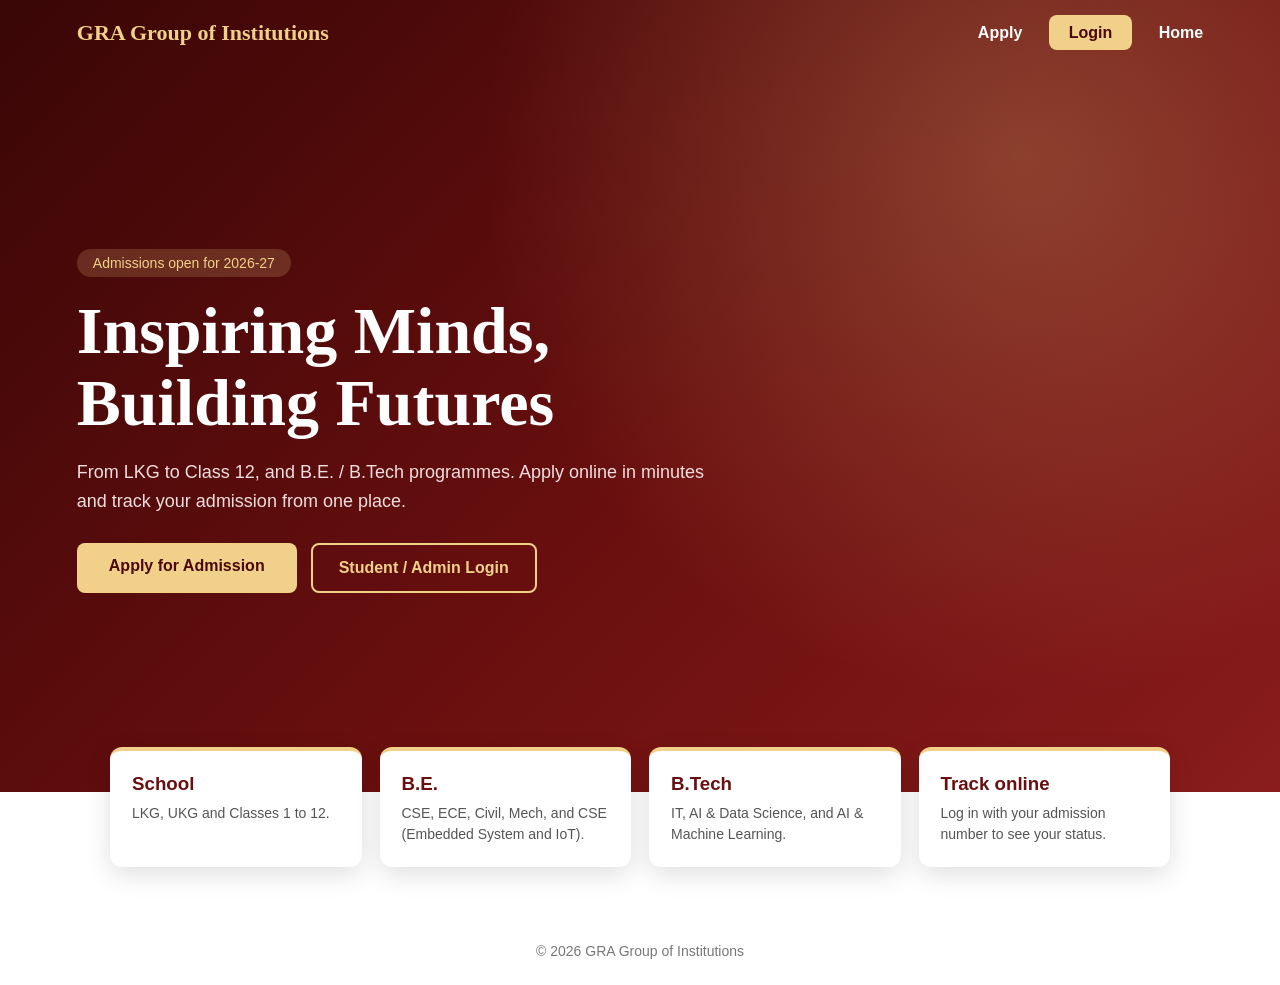
<file: LoginHomepage.html>
<!DOCTYPE html>
<html lang="en">
<head>
  <meta charset="UTF-8">
  <meta name="viewport" content="width=device-width, initial-scale=1.0">
  <title>GRA Group of Institutions - Admissions 2026-27</title>
  <link rel="stylesheet" href="./LoginHomepage.css">
</head>
<body class="home">

  <header class="nav">
    <span class="logo">GRA Group of Institutions</span>
    <nav>
      <a href="./apply.html">Apply</a>
      <a href="./Login.html" class="nav-btn">Login</a>
      <a href="./index.html"> Home</a>
    </nav>
  </header>

  <section class="hero">
    <div class="hero-text">
      <p class="tag">Admissions open for 2026-27</p>
      <h1>Inspiring Minds,<br>Building Futures</h1>
      <p class="lead">From LKG to Class 12, and B.E. / B.Tech programmes. Apply online in minutes and track your admission from one place.</p>
      <div class="hero-buttons">
        <a class="submit-btn big" href="./apply.html">Apply for Admission</a>
        <a class="ghost-btn" href="./Login.html">Student / Admin Login</a>
          </div>
    </div>
  </section>

  <section class="cards">
    <div class="card"><h3>School</h3><p>LKG, UKG and Classes 1 to 12.</p></div>
    <div class="card"><h3>B.E.</h3><p>CSE, ECE, Civil, Mech, and CSE (Embedded System and IoT).</p></div>
    <div class="card"><h3>B.Tech</h3><p>IT, AI &amp; Data Science, and AI &amp; Machine Learning.</p></div>
    <div class="card"><h3>Track online</h3><p>Log in with your admission number to see your status.</p></div>
  </section>

  <footer class="foot">&copy; 2026 GRA Group of Institutions</footer>
</body>
</html>
</file>
<file: LoginHomepage.css>
* { box-sizing: border-box; }

body {
  margin: 0;
  font-family: Arial, sans-serif;
  background: #f3f3f6;
  color: #222222;
}

/* ---------- Common box + header ---------- */
.form-box {
  max-width: 800px;
  margin: 30px auto;
  background: #ffffff;
  border-radius: 12px;
  overflow: hidden;
  box-shadow: 0 4px 20px rgba(0, 0, 0, 0.15);
}

.form-header {
  background: #6A0F0F;
  color: #F1D18A;
  text-align: center;
  padding: 22px 15px;
}
.form-header h1 { margin: 0; font-size: 26px; }
.form-header p { margin: 6px 0 0; color: #ffffff; font-size: 14px; }

.top-links {
  display: flex;
  justify-content: flex-end;
  padding: 10px 20px 0;
  font-size: 14px;
}
.top-links a { color: #6A0F0F; font-weight: bold; text-decoration: none; }
.top-links a:hover { text-decoration: underline; }

form { padding: 25px 30px 30px; }

fieldset {
  border: 1px solid #dddddd;
  border-radius: 8px;
  margin: 0 0 22px;
  padding: 15px 18px 18px;
}
legend { padding: 0 10px; font-weight: bold; color: #6A0F0F; font-size: 16px; }

.row { display: grid; grid-template-columns: 1fr 1fr; gap: 15px; }
.field { display: flex; flex-direction: column; margin-bottom: 12px; }

label { font-size: 14px; font-weight: bold; margin-bottom: 5px; }
.star { color: #cc0000; }

input[type="text"], input[type="tel"], input[type="email"], input[type="date"],
input[type="password"], select, textarea {
  padding: 10px;
  font-size: 15px;
  border: 1px solid #bbbbbb;
  border-radius: 6px;
  font-family: Arial, sans-serif;
}
input:focus, select:focus, textarea:focus {
  outline: 2px solid #F1D18A;
  border-color: #6A0F0F;
}
textarea { resize: vertical; }

.radio-group { display: flex; gap: 20px; padding-top: 6px; }
.radio-group label { font-weight: normal; margin: 0; }

.declaration { display: flex; gap: 10px; align-items: flex-start; font-size: 14px; margin-bottom: 20px; }
.declaration label { font-weight: normal; margin: 0; }

.buttons { display: flex; gap: 12px; justify-content: center; }

button {
  padding: 12px 30px;
  font-size: 16px;
  font-weight: bold;
  border: none;
  border-radius: 8px;
  cursor: pointer;
}
.submit-btn { background: #6A0F0F; color: #ffffff; }
.submit-btn:hover { background: #4A0808; }
.reset-btn { background: #e5e5e5; color: #222222; }
.reset-btn:hover { background: #d0d0d0; }

.error-text { color: #cc0000; font-size: 14px; margin: 0 0 12px; min-height: 18px; }

/* ---------- Success box ---------- */
.success-box { display: none; text-align: center; padding: 40px 25px 45px; }
.success-box.show { display: block; }
.tick {
  width: 80px; height: 80px; margin: 0 auto 18px; border-radius: 50%;
  background: #1e8e3e; color: #ffffff; font-size: 46px; line-height: 80px;
}
.success-box h2 { margin: 0 0 8px; color: #1e8e3e; }

.status-table { margin: 22px auto 25px; border-collapse: collapse; width: 100%; max-width: 420px; text-align: left; }
.status-table td { padding: 10px 12px; border-bottom: 1px solid #e3e3e3; font-size: 15px; }
.status-table td:first-child { font-weight: bold; color: #6A0F0F; width: 45%; }
.status-ok { color: #1e8e3e; font-weight: bold; }

/* ---------- Login page ---------- */
.login-box { max-width: 420px; }
.login-box form { padding: 28px 30px 30px; }
.login-box .submit-btn { width: 100%; }
.back-link { text-align: center; padding-bottom: 22px; font-size: 14px; }
.back-link a { color: #6A0F0F; font-weight: bold; text-decoration: none; }
.hint { font-size: 12px; color: #777; text-align: center; margin: 14px 0 0; }

/* ---------- Admin page ---------- */
.admin-wrap { max-width: 1150px; margin: 30px auto; padding: 0 15px; }
.admin-bar {
  background: #6A0F0F; color: #F1D18A; border-radius: 12px 12px 0 0;
  padding: 18px 22px; display: flex; justify-content: space-between; align-items: center; flex-wrap: wrap; gap: 10px;
}
.admin-bar h1 { margin: 0; font-size: 22px; }
.admin-bar button { padding: 9px 18px; font-size: 14px; background: #F1D18A; color: #6A0F0F; }
.admin-bar button:hover { background: #ffffff; }

.admin-body { background: #ffffff; border-radius: 0 0 12px 12px; box-shadow: 0 4px 20px rgba(0,0,0,.15); padding: 20px 22px 26px; }

.stats { display: grid; grid-template-columns: repeat(4, 1fr); gap: 12px; margin-bottom: 18px; }
.stat { border: 1px solid #dddddd; border-radius: 8px; padding: 12px 14px; }
.stat b { display: block; font-size: 26px; color: #6A0F0F; }
.stat span { font-size: 13px; color: #555; }

.tools { display: flex; gap: 10px; flex-wrap: wrap; margin-bottom: 14px; }
.tools input, .tools select { flex: 1; min-width: 170px; }
.tools button { padding: 10px 18px; font-size: 14px; }

.table-scroll { overflow-x: auto; }
.data-table { width: 100%; border-collapse: collapse; font-size: 14px; }
.data-table th { background: #f7ecec; color: #6A0F0F; text-align: left; padding: 10px; white-space: nowrap; }
.data-table td { padding: 10px; border-bottom: 1px solid #e6e6e6; vertical-align: middle; }
.data-table tr:hover td { background: #fafafa; }
.empty { text-align: center; color: #777; padding: 30px 10px; }

.badge { display: inline-block; padding: 3px 10px; border-radius: 12px; font-size: 12px; font-weight: bold; }
.badge.Pending { background: #fff3cd; color: #8a6d00; }
.badge.Approved { background: #d9f2e0; color: #1e8e3e; }
.badge.Rejected { background: #fadbd8; color: #b3261e; }

.small-btn { padding: 6px 12px; font-size: 13px; border-radius: 6px; margin-right: 4px; }
.view-btn { background: #6A0F0F; color: #fff; }
.del-btn { background: #e5e5e5; color: #b3261e; }

/* Details popup */
.modal { display: none; position: fixed; inset: 0; background: rgba(0,0,0,.55); z-index: 10; padding: 20px; overflow-y: auto; }
.modal.show { display: block; }
.modal-card { max-width: 560px; margin: 30px auto; background: #fff; border-radius: 12px; overflow: hidden; }
.modal-head { background: #6A0F0F; color: #F1D18A; padding: 14px 20px; display: flex; justify-content: space-between; align-items: center; }
.modal-head h3 { margin: 0; font-size: 18px; }
.modal-head button { background: none; color: #F1D18A; font-size: 24px; padding: 0 6px; }
.modal-body { padding: 16px 20px 22px; }
.modal-body table { width: 100%; border-collapse: collapse; }
.modal-body td { padding: 8px 6px; border-bottom: 1px solid #eee; font-size: 14px; vertical-align: top; }
.modal-body td:first-child { font-weight: bold; color: #6A0F0F; width: 40%; }
.status-row { margin-top: 16px; display: flex; gap: 10px; align-items: center; }
.status-row select { flex: 1; }
.status-row button { padding: 10px 20px; font-size: 14px; }

/* ---------- Mobile ---------- */
@media (max-width: 600px) {
  .row { grid-template-columns: 1fr; gap: 0; }
  form { padding: 18px 15px 24px; }
  .stats { grid-template-columns: 1fr 1fr; }
}

/* ================= Beautiful upgrade ================= */
body { font-family: "Segoe UI", "Helvetica Neue", Arial, sans-serif; background: linear-gradient(160deg, #f7f0e6 0%, #efe6f0 100%); min-height: 100vh; }
h1, h2, .logo, .brand-link { font-family: Georgia, "Times New Roman", serif; }
.form-box { border: 1px solid #ead9b8; box-shadow: 0 10px 40px rgba(106,15,15,.18); }
.form-header { background: linear-gradient(135deg, #4A0808, #8a1c1c); }
.top-links { gap: 18px; }
.note { font-size: 14px; color: #555; margin: 0 0 20px; }
.note a { color: #6A0F0F; font-weight: bold; }
.submit-btn { transition: transform .15s, background .15s; }
.submit-btn:hover { transform: translateY(-1px); }
.submit-btn.full { width: 100%; }
.submit-btn.big { display: inline-block; padding: 14px 32px; text-decoration: none; background: #F1D18A; color: #4A0808; border-radius: 8px; font-weight: bold; }
.submit-btn.big:hover { background: #fff; }
.ghost-btn { display: inline-block; padding: 14px 26px; border: 2px solid #F1D18A; color: #F1D18A; border-radius: 8px; text-decoration: none; font-weight: bold; }
.ghost-btn:hover { background: #F1D18A; color: #4A0808; }

/* Home */
.home { background: #fff; }
.nav { position: absolute; top: 0; left: 0; right: 0; z-index: 2; display: flex; justify-content: space-between; align-items: center; padding: 20px 6vw; }
.logo { color: #F1D18A; font-size: 22px; font-weight: bold; }
.nav nav a { color: #fff; text-decoration: none; margin-left: 22px; font-weight: bold; }
.nav-btn { background: #F1D18A; color: #4A0808 !important; padding: 9px 20px; border-radius: 8px; }
.hero { min-height: 88vh; display: flex; align-items: center; padding: 120px 6vw 70px;
  background: radial-gradient(circle at 80% 20%, rgba(241,209,138,.25), transparent 45%), linear-gradient(135deg, #3a0606 0%, #6A0F0F 55%, #8a1c1c 100%); }
.hero-text { max-width: 640px; }
.tag { display: inline-block; background: rgba(241,209,138,.18); color: #F1D18A; padding: 6px 16px; border-radius: 20px; font-size: 14px; margin: 0 0 18px; }
.hero h1 { color: #fff; font-size: clamp(38px, 7vw, 66px); line-height: 1.1; margin: 0 0 18px; }
.lead { color: #f0dede; font-size: 18px; line-height: 1.6; margin: 0 0 28px; }
.hero-buttons { display: flex; gap: 14px; flex-wrap: wrap; }
.cards { display: grid; grid-template-columns: repeat(4, 1fr); gap: 18px; max-width: 1100px; margin: -45px auto 50px; padding: 0 20px; position: relative; }
.card { background: #fff; border-radius: 12px; padding: 22px; border-top: 4px solid #F1D18A; box-shadow: 0 8px 26px rgba(0,0,0,.12); }
.card h3 { margin: 0 0 8px; color: #6A0F0F; }
.card p { margin: 0; font-size: 14px; color: #555; line-height: 1.5; }
.foot { text-align: center; padding: 26px; color: #777; font-size: 14px; }

/* Login */
.auth-page { background: linear-gradient(135deg, #3a0606, #6A0F0F 60%, #8a1c1c); }
.auth-wrap { max-width: 980px; margin: 0 auto; min-height: 100vh; display: grid; grid-template-columns: 1fr 1fr; gap: 40px; align-items: center; padding: 30px 20px; }
.auth-brand h1 { color: #fff; font-size: 44px; margin: 14px 0; }
.auth-brand p { color: #f0dede; line-height: 1.6; margin: 0 0 26px; }
.brand-link { color: #F1D18A; text-decoration: none; font-size: 20px; font-weight: bold; }
.auth-card { background: #fff; border-radius: 14px; overflow: hidden; box-shadow: 0 16px 50px rgba(0,0,0,.35); }
.tabs { display: grid; grid-template-columns: 1fr 1fr; }
.tab { border-radius: 0; background: #f3ecec; color: #6A0F0F; padding: 16px; font-size: 15px; }
.tab.active { background: #fff; box-shadow: inset 0 -3px 0 #6A0F0F; }
.auth-form { padding: 26px 28px 30px; }
.hint-box { background: #fbf4e4; border-left: 4px solid #F1D18A; padding: 10px 12px; font-size: 13px; line-height: 1.5; margin: 0 0 14px; border-radius: 4px; }

/* Student dashboard */
.student-wrap { max-width: 820px; }
.admin-bar small { display: block; font-size: 13px; color: #fff; font-family: Arial, sans-serif; margin-top: 3px; }
.status-banner { padding: 16px 18px; border-radius: 10px; margin-bottom: 20px; display: flex; flex-direction: column; gap: 4px; }
.status-banner b { font-size: 20px; }
.status-banner.Pending { background: #fff3cd; color: #6b5400; }
.status-banner.Approved { background: #d9f2e0; color: #17692f; }
.status-banner.Rejected { background: #fadbd8; color: #8f1d17; }
.steps { display: flex; justify-content: space-between; margin: 0 0 26px; }
.step { flex: 1; text-align: center; font-size: 13px; color: #888; }
.step i { display: block; width: 34px; height: 34px; line-height: 34px; margin: 0 auto 6px; border-radius: 50%; background: #e5e5e5; font-style: normal; font-weight: bold; }
.step.done { color: #6A0F0F; }
.step.done i { background: #6A0F0F; color: #fff; }
.sec-title { color: #6A0F0F; margin: 0 0 8px; }
.detail-table { width: 100%; border-collapse: collapse; }
.detail-table td { padding: 10px 6px; border-bottom: 1px solid #eee; font-size: 14px; }
.detail-table td:first-child { font-weight: bold; color: #6A0F0F; width: 38%; }
.print-row { margin-top: 22px; }

@media (max-width: 800px) {
  .auth-wrap { grid-template-columns: 1fr; gap: 20px; }
  .auth-brand h1 { font-size: 32px; }
  .cards { grid-template-columns: 1fr 1fr; }
}
@media print { .admin-bar button, .print-row { display: none; } body { background: #fff; } }

/* HOME button: slightly narrower, separated by a thin line */
.home-btn {
  flex: 0 0 90px;
  border-left: 1px solid #d9c3c3;
  letter-spacing: 0.5px;
}

@media (max-width: 480px) {
  .tab-btn { font-size: 14px; height: 46px; }
  .home-btn { flex: 0 0 70px; }
}
</file>
<file: Style.css>
/* Basic CSS for Oakridge Academy */
/* This stylesheet uses normal CSS only. No Tailwind CSS is required. */

* {
    box-sizing: border-box;
}

html {
    scroll-behavior: smooth;
}

body {
    margin: 0;
    background: #070f1e;
    color: #f1f5f9;
    font-family: "Inter", Arial, sans-serif;
    line-height: 1.6;
}

a {
    color: inherit;
    text-decoration: none;
}

button,
input,
select,
textarea {
    font: inherit;
}

button,
a {
    -webkit-tap-highlight-color: transparent;
}

button {
    cursor: pointer;
}

.container {
    width: 90%;
    max-width: 1200px;
    margin: 0 auto;
}

.glass-header {
    position: sticky;
    top: 0;
    z-index: 10;
    background: rgba(11, 25, 44, 0.95);
    backdrop-filter: blur(12px);
    border-bottom: 1px solid #1e293b;
}

.hero-gradient {
    background: linear-gradient(135deg, rgba(7, 15, 30, 0.95) 0%, rgba(11, 25, 44, 0.85) 100%);
}

.gold-glow:hover {
    box-shadow: 0 0 25px rgba(245, 158, 11, 0.35);
}

/* Announcement bar */
.announcement {
    display: flex;
    align-items: center;
    justify-content: space-between;
    gap: 12px;
    padding: 8px 5%;
    color: #111827;
    background: #f59e0b;
    border-bottom: 1px solid #d97706;
    font-size: 12px;
}

.announcement-text,
.announcement-contact {
    display: flex;
    align-items: center;
    gap: 12px;
}

.announcement-text p {
    margin: 0;
}

.announcement-label {
    padding: 3px 9px;
    color: #fbbf24;
    background: #070f1e;
    border-radius: 20px;
    font-size: 10px;
    font-weight: 800;
    text-transform: uppercase;
    white-space: nowrap;
}

.announcement-contact {
    gap: 18px;
    white-space: nowrap;
}

.announcement-contact a:hover {
    text-decoration:none;
}

/* Header */
.header-content {
    min-height: 80px;
    display: flex;
    align-items: center;
    justify-content: space-between;
    gap: 20px;
}

.brand {
    display: flex;
    align-items: center;
    gap: 12px;
}


.brand-logo {
    width: 160px;
    height: 100px;
    position: relative;
    right: 40px;
    display: flex;
    align-items: center;
    justify-content: center;
    color: #030712;
    background: linear-gradient(45deg, #d97706, #fbbf24, #fde68a);
    border-radius: 100px;
    box-shadow: 0 5px 20px rgba(245, 158, 11, 0.2);
    font-size: 24px;
    font-weight: 900;
    color: white;
  
}

.brand-name {
    display: block;
    color: #fff;
    font-size: 17px;
    font-weight: 800;
    line-height: 1.2;
    letter-spacing: -0.4px;
}

.brand-name span,
.footer strong span {
    color: #fbbf24;
}

.brand-tagline {
    display: block;
    margin-top: 4px;
    color: #94a3b8;
    font-size: 9px;
    letter-spacing: 1.5px;
    text-transform: uppercase;
}

.main-nav {
    display: flex;
    align-items: center;
    gap: 22px;
}

.main-nav a {
    color: #cbd5e1;
    font-size: 11px;
    font-weight: 700;
    text-transform: uppercase;
    letter-spacing: 0.6px;
}

.main-nav a:hover {
    color: #fbbf24;
}

.header-buttons {
    display: flex;
    align-items: center;
    gap: 8px;
}

/* Buttons */
.button {
    display: inline-flex;
    align-items: center;
    justify-content: center;
    gap: 8px;
    padding: 11px 16px;
    border: 1px solid transparent;
    border-radius: 10px;
    font-size: 11px;
    font-weight: 800;
    transition: background 0.2s, color 0.2s, transform 0.2s, box-shadow 0.2s;
}

.button:hover {
    transform: translateY(-2px);
}

.button-gold {
    color: #111827;
    background: linear-gradient(90deg, #f59e0b, #fbbf24);
    box-shadow: 0 5px 15px rgba(245, 158, 11, 0.12);
}

.button-gold:hover {
    background: #d97706;
    box-shadow: 0 0 25px rgba(245, 158, 11, 0.25);
}

.button-dark {
    color: #e2e8f0;
    background: #1e293b;
    border-color: #334155;
}

.button-dark:hover {
    background: #334155;
}

.button-gray {
    color: #fff;
    background: #334155;
}

.button-gray:hover {
    background: #475569;
}

/* Hero */
.hero {
    position: relative;
    overflow: hidden;
    padding: 85px 0;
    border-bottom: 1px solid #1e293b;
}

.hero-dots {
    position: absolute;
    top: 0;
    right: 0;
    bottom: 0;
    left: 0;
    opacity: 0.1;
    pointer-events: none;
    background-image: radial-gradient(#f59e0b 1px, transparent 1px);
    background-size: 16px 16px;
}

.hero-glow {
    position: absolute;
    top: 15%;
    right: 5%;
    width: 300px;
    height: 300px;
    background: rgba(245, 158, 11, 0.1);
    border-radius: 50%;
    filter: blur(60px);
    pointer-events: none;
}

.hero-layout {
    position: relative;
    display: grid;
    grid-template-columns: 7fr 5fr;
    align-items: center;
    gap: 45px;
}

.hero-text {
    position: relative;
}

.eyebrow {
    display: inline-block;
    padding: 7px 13px;
    color: #fbbf24;
    background: rgba(245, 158, 11, 0.1);
    border: 1px solid rgba(245, 158, 11, 0.3);
    border-radius: 25px;
    font-size: 11px;
    font-weight: 700;
}

.hero h1 {
    margin: 22px 0;
    color: #fff;
    font-size: 48px;
    line-height: 1.15;
    letter-spacing: -1.5px;
}

.hero h1 span {
    color: #fbbf24;
}

.hero-description {
    max-width: 650px;
    color: #cbd5e1;
    font-size: 15px;
    line-height: 1.9;
}

.contact-card {
    display: flex;
    align-items: center;
    justify-content: space-between;
    gap: 15px;
    margin-top: 28px;
    padding: 16px;
    background: rgba(11, 25, 44, 0.85);
    border: 1px solid #334155;
    border-radius: 16px;
}

.contact-person {
    display: flex;
    align-items: center;
    gap: 12px;
}

.person-icon {
    width: 42px;
    height: 42px;
    display: flex;
    align-items: center;
    justify-content: center;
    color: #fbbf24;
    background: rgba(245, 158, 11, 0.15);
    border-radius: 50%;
    font-size: 18px;
}

.contact-person h4 {
    margin: 0;
    color: #94a3b8;
    font-size: 10px;
    text-transform: uppercase;
}

.contact-person p {
    margin: 3px 0 0;
    color: #fff;
    font-size: 12px;
}

.contact-person p span {
    color: #fbbf24;
    font-size: 10px;
}

.contact-actions,
.hero-actions {
    display: flex;
    flex-wrap: wrap;
    gap: 10px;
}

.hero-actions {
    margin-top: 24px;
}

/* Achievements */
.achievement-card {
    position: relative;
    padding: 28px;
    background: rgba(11, 25, 44, 0.95);
    border: 1px solid #334155;
    border-radius: 24px;
    box-shadow: 0 20px 45px rgba(0, 0, 0, 0.2);
}

.card-heading {
    display: flex;
    align-items: center;
    justify-content: space-between;
    gap: 12px;
    padding-bottom: 17px;
    border-bottom: 1px solid #334155;
}

.card-heading h3 {
    margin: 0;
    color: #fff;
    font-size: 14px;
    text-transform: uppercase;
    letter-spacing: 0.5px;
}

.card-heading h3 i {
    color: #fbbf24;
}

.verified {
    padding: 5px 9px;
    color: #34d399;
    background: rgba(16, 185, 129, 0.1);
    border: 1px solid rgba(16, 185, 129, 0.2);
    border-radius: 20px;
    font-size: 10px;
    white-space: nowrap;
}

.stats-grid {
    display: grid;
    grid-template-columns: 1fr 1fr;
    gap: 12px;
    margin-top: 18px;
}

.stat-box {
    padding: 16px;
    background: #070f1e;
    border: 1px solid #1e293b;
    border-radius: 14px;
}

.stat-number {
    display: block;
    color: #fbbf24;
    font-size: 29px;
    font-weight: 800;
}

.stat-box span:last-child {
    display: block;
    color: #94a3b8;
    font-size: 11px;
}

.notice-box {
    margin-top: 18px;
    padding: 15px;
    color: #cbd5e1;
    background: rgba(245, 158, 11, 0.08);
    border: 1px solid rgba(245, 158, 11, 0.2);
    border-radius: 14px;
    font-size: 11px;
}

.notice-box p {
    margin: 0;
}

.notice-title {
    margin-bottom: 5px !important;
    color: #fbbf24;
    font-weight: 800;
}

/* Common sections */
.section {
    padding: 80px 0;
    border-bottom: 1px solid #1e293b;
}

.section-dark {
    background: #0b192c;
}

.section-heading {
    max-width: 760px;
    margin: 0 auto 48px;
    text-align: center;
}

.section-label {
    color: #fbbf24;
    font-size: 11px;
    font-weight: 800;
    letter-spacing: 2px;
    text-transform: uppercase;
}

.section-heading h2 {
    margin: 10px 0;
    color: #fff;
    font-size: 34px;
    line-height: 1.3;
}

.section-heading p {
    margin: 0;
    color: #94a3b8;
    font-size: 13px;
}

/* Academic cards */
.program-grid {
    display: grid;
    grid-template-columns: repeat(4, 1fr);
    gap: 20px;
}

.program-card {
    padding: 24px;
    background: #0b192c;
    border: 1px solid #334155;
    border-radius: 18px;
    transition: border-color 0.2s, transform 0.2s;
}

.program-card:hover {
    border-color: #f59e0b;
    transform: translateY(-5px);
}

.program-icon {
    width: 48px;
    height: 48px;
    display: flex;
    align-items: center;
    justify-content: center;
    color: #fbbf24;
    background: rgba(245, 158, 11, 0.1);
    border-radius: 12px;
    font-size: 20px;
}

.program-card:hover .program-icon {
    color: #111827;
    background: #f59e0b;
}

.program-card h3 {
    margin: 17px 0 8px;
    color: #fff;
    font-size: 17px;
}

.program-card p {
    min-height: 105px;
    margin: 0 0 18px;
    color: #94a3b8;
    font-size: 12px;
    line-height: 1.8;
}

.program-tag {
    display: inline-block;
    padding: 5px 10px;
    color: #fbbf24;
    background: rgba(245, 158, 11, 0.1);
    border-radius: 20px;
    font-size: 10px;
}

/* Tuition calculator */
.calculator-layout {
    display: grid;
    grid-template-columns: 7fr 5fr;
    gap: 25px;
    align-items: stretch;
}

.calculator-form,
.fee-summary {
    padding: 28px;
    background: #0b192c;
    border: 1px solid #334155;
    border-radius: 22px;
}

.calculator-form label,
.contact-form label {
    display: block;
    margin: 0 0 8px;
    color: #cbd5e1;
    font-size: 12px;
    font-weight: 700;
}

.calculator-form select,
.contact-form input,
.contact-form textarea {
    width: 100%;
    margin-bottom: 22px;
    padding: 13px;
    color: #fff;
    background: #070f1e;
    border: 1px solid #334155;
    border-radius: 10px;
    outline: none;
    font-size: 12px;
}

.calculator-form select:focus,
.contact-form input:focus,
.contact-form textarea:focus {
    border-color: #f59e0b;
}

.small-note {
    margin-bottom: 0;
    color: #94a3b8;
    font-size: 11px;
}

.fee-summary {
    display: flex;
    flex-direction: column;
    align-items: flex-start;
    justify-content: center;
    background: linear-gradient(135deg, #0b192c, #070f1e);
}

.fee-summary h3 {
    margin: 10px 0;
    color: #fbbf24;
    font-size: 38px;
}

.fee-summary p {
    margin: 0 0 25px;
    color: #94a3b8;
    font-size: 12px;
}

/* Events */
.event-grid {
    display: grid;
    grid-template-columns: repeat(3, 1fr);
    gap: 20px;
}

.event-card {
    display: flex;
    align-items: flex-start;
    gap: 16px;
    padding: 22px;
    background: #0b192c;
    border: 1px solid #334155;
    border-radius: 16px;
}

.event-date {
    min-width: 58px;
    padding: 8px;
    color: #111827;
    background: #f59e0b;
    border-radius: 10px;
    text-align: center;
}

.event-date strong,
.event-date span {
    display: block;
}

.event-date strong {
    font-size: 23px;
    line-height: 1.2;
}

.event-date span {
    font-size: 10px;
    font-weight: 800;
}

.event-card h3 {
    margin: 0 0 7px;
    color: #fff;
    font-size: 15px;
}

.event-card p {
    margin: 0;
    color: #94a3b8;
    font-size: 12px;
}

/* Showcase */
.showcase-grid {
    display: grid;
    grid-template-columns: repeat(3, 1fr);
    gap: 20px;
}

.showcase-card {
    min-height: 210px;
    display: flex;
    flex-direction: column;
    align-items: flex-start;
    justify-content: flex-end;
    padding: 25px;
    border: 1px solid #334155;
    border-radius: 18px;
    background: linear-gradient(145deg, #172b42, #0b192c);
    transition: transform 0.2s, border-color 0.2s;
}

.showcase-card:hover {
    transform: translateY(-5px);
    border-color: #f59e0b;
}

.showcase-card i {
    margin-bottom: 22px;
    color: #fbbf24;
    font-size: 30px;
}

.showcase-card h3 {
    margin: 0 0 5px;
    color: #fff;
}

.showcase-card p {
    margin: 0;
    color: #94a3b8;
    font-size: 12px;
}

.showcase-tour {
    margin-top: 28px;
    text-align: center;
}

/* Contact */
.contact-grid {
    display: grid;
    grid-template-columns: 1fr 1fr;
    gap: 28px;
}

.contact-info,
.contact-form {
    padding: 28px;
    background: #0b192c;
    border: 1px solid #334155;
    border-radius: 18px;
}

.contact-info h3 {
    margin-top: 0;
    color: #fff;
    font-size: 23px;
}

.contact-info p {
    margin: 15px 0;
    color: #cbd5e1;
    font-size: 13px;
}

.contact-info p i {
    width: 22px;
    color: #fbbf24;
}

.contact-info a:hover {
    color: #fbbf24;
}

.contact-form textarea {
    resize: vertical;
}

.contact-form .button {
    border: 0;
}

.form-note {
    color: #94a3b8;
    font-size: 10px;
}

/* Footer */
.footer {
    padding: 25px 0;
    background: #030712;
}

.footer-content {
    display: flex;
    align-items: center;
    justify-content: space-between;
    gap: 20px;
}

.footer strong {
    color: #fff;
    font-size: 15px;
}

.footer p {
    margin: 3px 0 0;
    color: #94a3b8;
    font-size: 11px;
}

.footer-content > p {
    margin: 0;
}

.footer-content > a {
    color: #fbbf24;
    font-size: 12px;
}

/* Popup */
.modal {
    display: none;
    position: fixed;
    top: 0;
    right: 0;
    bottom: 0;
    left: 0;
    z-index: 100;
    align-items: center;
    justify-content: center;
    padding: 20px;
    background: rgba(0, 0, 0, 0.75);
}

.modal-content {
    position: relative;
    width: 100%;
    max-width: 420px;
    padding: 30px;
    background: #0b192c;
    border: 1px solid #475569;
    border-radius: 18px;
    text-align: center;
    box-shadow: 0 20px 60px rgba(0, 0, 0, 0.4);
}

.modal-content h2 {
    color: #fbbf24;
}

.modal-content p {
    color: #cbd5e1;
    font-size: 13px;
}

.modal-close {
    position: absolute;
    top: 8px;
    right: 12px;
    color: #cbd5e1;
    background: transparent;
    border: 0;
    font-size: 28px;
}

/* Scrollbar */
::-webkit-scrollbar {
    width: 8px;
}

::-webkit-scrollbar-track {
    background: #070f1e;
}

::-webkit-scrollbar-thumb {
    background: #1e293b;
    border-radius: 4px;
}

::-webkit-scrollbar-thumb:hover {
    background: #f59e0b;
}

/* Tablet screen */
@media (max-width: 1000px) {
    .announcement {
        align-items: flex-start;
        flex-direction: column;
    }

    .announcement-contact {
        flex-wrap: wrap;
    }

    .header-content {
        flex-wrap: wrap;
        padding-top: 15px;
        padding-bottom: 15px;
    }

    .main-nav {
        order: 3;
        width: 100%;
        justify-content: center;
        flex-wrap: wrap;
        gap: 14px;
    }

    .hero-layout {
        grid-template-columns: 1fr;
    }

    .hero h1 {
        font-size: 42px;
    }

    .program-grid {
        grid-template-columns: repeat(2, 1fr);
    }

    .calculator-layout {
        grid-template-columns: 1fr;
    }
}

/* Mobile screen */
@media (max-width: 650px) {
    .container {
        width: 92%;
    }

    .announcement {
        padding: 10px 4%;
    }

    .announcement-text {
        align-items: flex-start;
    }

    .announcement-text p {
        font-size: 11px;
    }

    .announcement-contact {
        gap: 10px;
        font-size: 10px;
    }

    .header-content {
        align-items: flex-start;
    }

    .brand-name {
        font-size: 15px;
    }

    .header-buttons {
        width: 100%;
    }

    .header-buttons .button {
        flex: 1;
    }

    .main-nav {
        justify-content: flex-start;
        gap: 12px;
    }

    .main-nav a {
        font-size: 10px;
    }

    .hero {
        padding: 55px 0;
    }

    .hero h1 {
        font-size: 34px;
    }

    .hero-description {
        font-size: 13px;
    }

    .contact-card {
        align-items: flex-start;
        flex-direction: column;
    }

    .contact-actions {
        width: 100%;
    }

    .contact-actions .button {
        flex: 1;
    }

    .hero-actions .button {
        width: 100%;
    }

    .achievement-card {
        padding: 18px;
    }

    .section {
        padding: 55px 0;
    }

    .section-heading h2 {
        font-size: 27px;
    }

    .program-grid,
    .event-grid,
    .showcase-grid,
    .contact-grid {
        grid-template-columns: 1fr;
    }

    .program-card p {
        min-height: 0;
    }

    .calculator-form,
    .fee-summary,
    .contact-info,
    .contact-form {
        padding: 20px;
    }

    .footer-content {
        align-items: flex-start;
        flex-direction: column;
    }
}


/* LOGOS SECTION */
body {
      margin: 0;
      font-family: Arial, sans-serif;
    }

    .logo-section {
      background: #ffffff;
      padding: 15px 40px;
      display: flex;
      align-items: center;
      justify-content: space-between;
      flex-wrap: wrap;
      gap: 15px;
      border-bottom: 3px solid #6A0F0F;
    }

    .brand {
      display: flex;
      align-items: center;
      gap: 15px;
    }

    .brand img {
      width: 100px;
      height: 100px;
    }

    .brand h1 {
      margin: 0;
      font-size: 28px;
      color: #4A0808;
    }

    .brand p {
      margin: 5px 0 0;
      font-size: 14px;
      color: #555555;
    }

    .admission-btn {
      background: #6A0F0F;
      color: #ffffff;
      padding: 12px 22px;
      text-decoration: none;
      font-weight: bold;
      border-radius: 8px;
    }

    .admission-btn:hover {
      background: #4A0808;
    }
</file>
